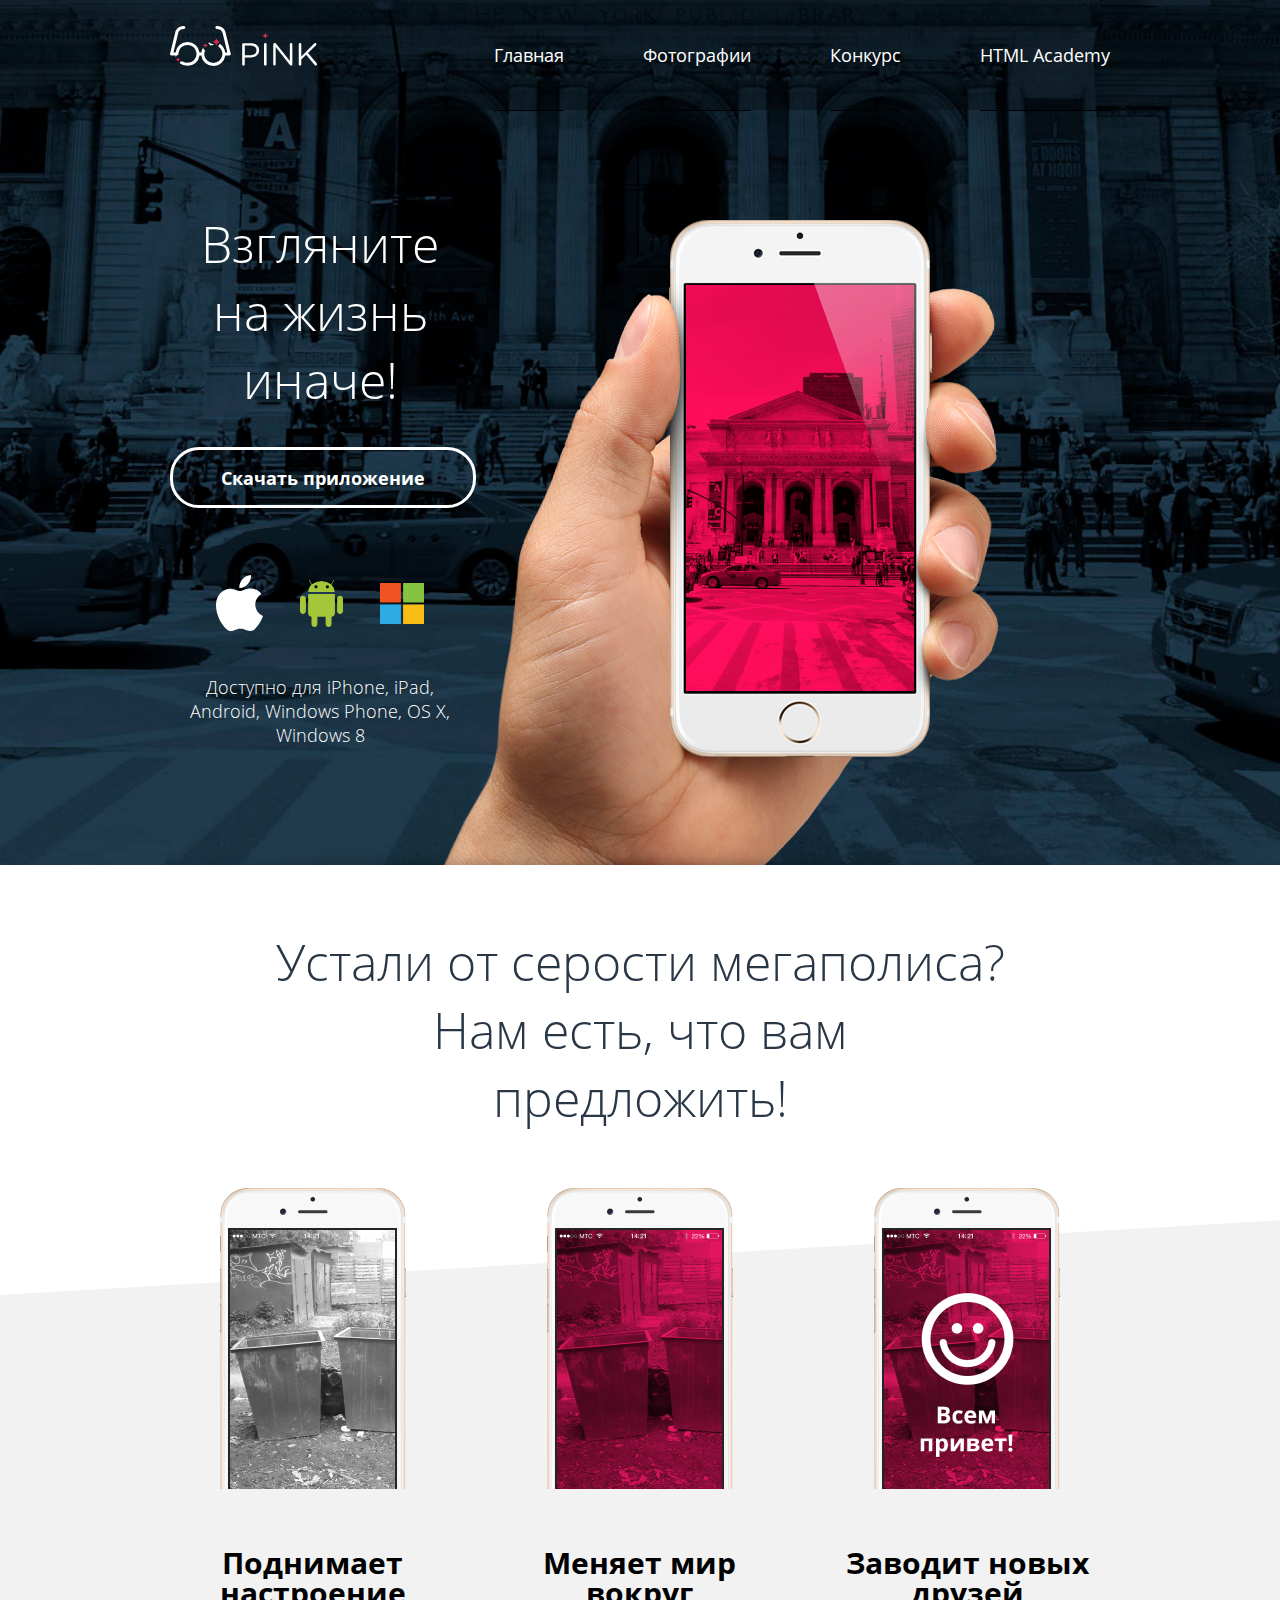
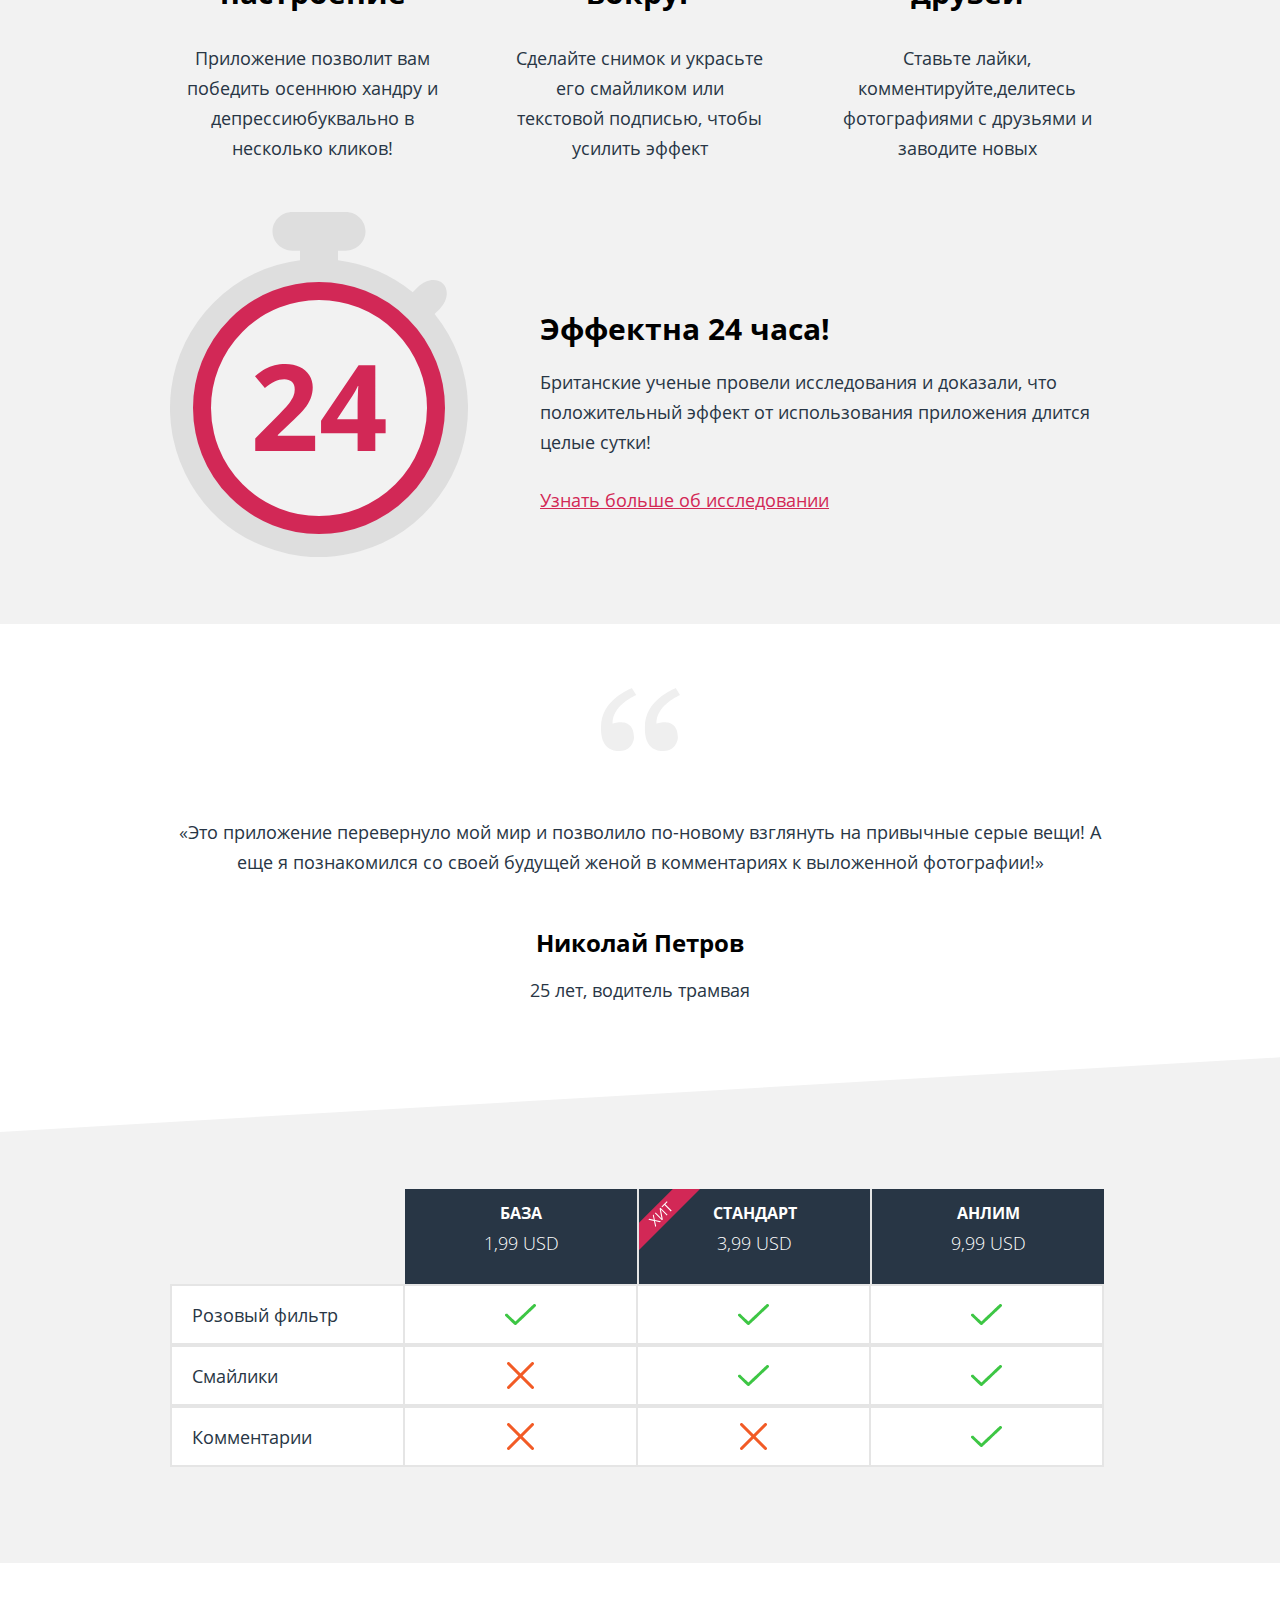
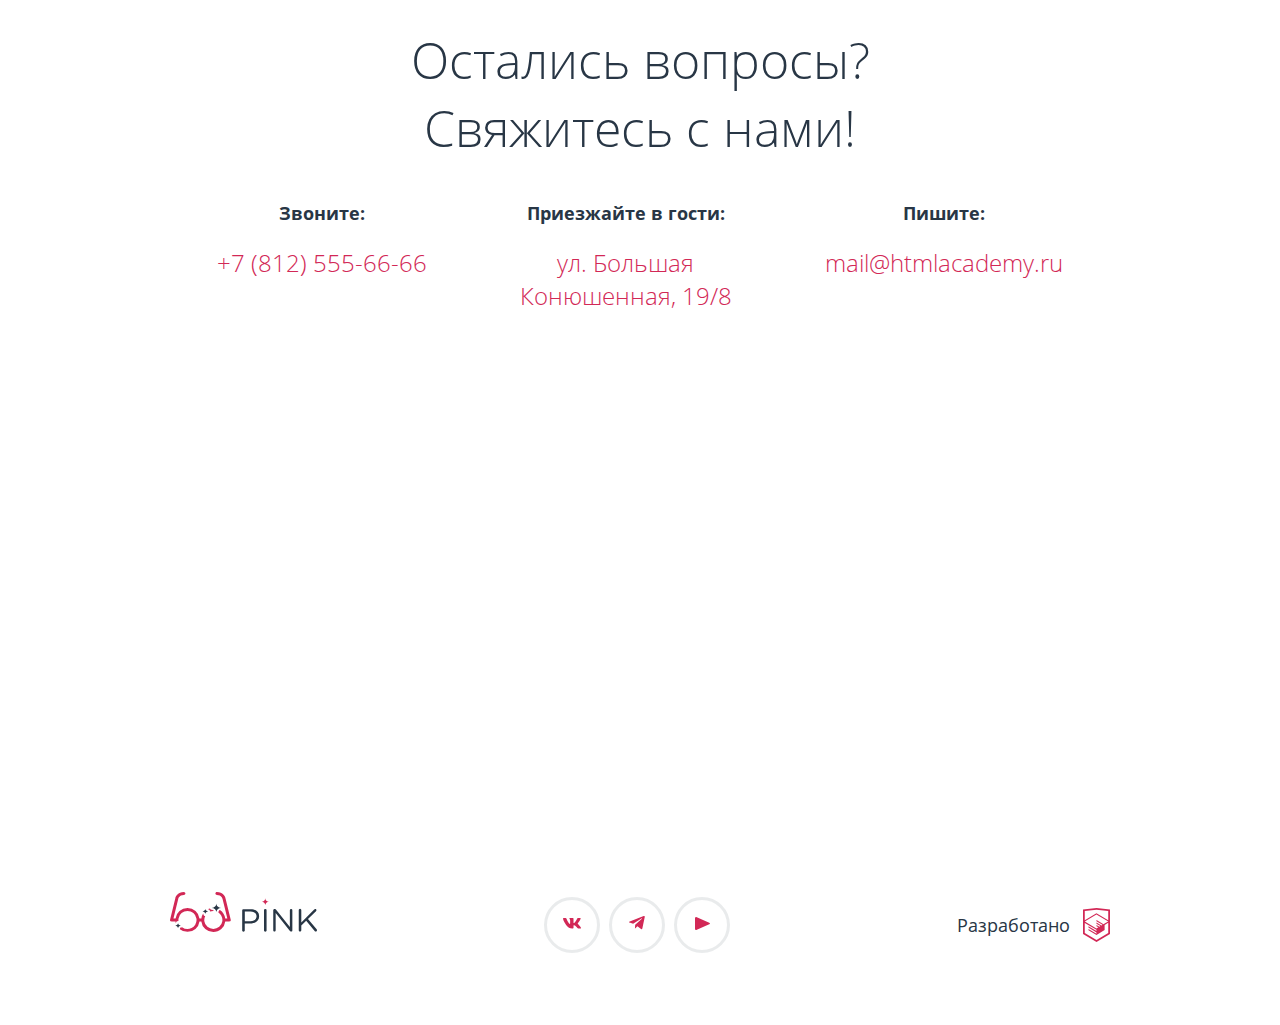
<file: index.html>
<!DOCTYPE html><html class="page" lang="ru"><head><meta charset="utf-8"><meta name="viewport" content="width=device-width,initial-scale=1"><title>HTML Academy: Пинк</title><link rel="icon" href="favicon.ico" type="image/x-icon"><link rel="icon" href="img/favicon/icon.svg" type="image/svg+xml"><link rel="apple-touch-icon" sizes="180x180" href="img/favicon/apple.png"><link rel="manifest" href="manifest.json"><link rel="preload" href="fonts/opensans.woff2" as="font" type="font/woff2" crossorigin="anonymous"><link rel="stylesheet" href="css/style.min.css"></head><!-- .header-main--nojs    класс для навигации без js --><body class="page__body"><header class="header-main header-main--nojs"><nav class="header-main__navigation navigation"><div class="header-main__container"><a class="navigation__logo-link logo-link" href="index.html" aria-label="Главная страница сайта Pink."><svg class="logo-link__small logo-white" width="74" height="23" aria-label="Логотип Pink." focusable="false"><use xlink:href="img/sprite.svg#small"></use></svg> <svg class="logo-link__middle logo-white" width="145" height="40" aria-label="Логотип Pink." focusable="false"><use xlink:href="img/sprite.svg#middle"></use></svg> <svg class="logo-link__xl logo-white" width="147" height="40" aria-label="Логотип Pink." focusable="false"><use xlink:href="img/sprite.svg#xl"></use></svg></a><ul class="navigation__list nav-js"><li class="navigation__item"><a class="navigation__link" href="index.html">Главная</a></li><li class="navigation__item"><a class="navigation__link" href="catalog.html">Фотографии</a></li><li class="navigation__item"><a class="navigation__link" href="form.html">Конкурс</a></li><li class="navigation__item"><a class="navigation__link" href="https://htmlacademy.ru/">HTML Academy</a></li></ul><button class="navigation__toggle toggle toggle-js" type="button"><span class="visually-hidden">Меню.</span></button></div></nav><h1 class="visually-hidden">Фоторедактор PINK.</h1><div class="header-main__apps apps"><div class="apps__container apps__container-intro"><p class="apps__intro">Взгляните на жизнь иначе!</p></div><div class="apps__wrapper"><div class="apps__container"><a href="#" class="apps__link-button button button--primary">Скачать приложение</a><ul class="apps__list apps-listing"><li class="apps__item"><a href="#" class="apps__link"><svg class="apps__icon apps__icon--aple" width="47" height="56" aria-label="Скачать на ios." focusable="false"><use xlink:href="img/sprite.svg#apple"></use></svg></a></li><li class="apps__item"><a href="#" class="apps__link"><svg class="apps__icon" width="43" height="47" aria-label="Скачать на android." focusable="false"><use xlink:href="img/sprite.svg#android"></use></svg></a></li><li class="apps__item"><a href="#" class="apps__link"><svg class="apps__icon" width="44" height="41" aria-label="Скачать на windows." focusable="false"><use xlink:href="img/sprite.svg#microsoft"></use></svg></a></li></ul><p class="apps__info">Доступно для iPhone, iPad, Android, Windows Phone, OS X, Windows 8</p></div></div></div></header><main class="index"><section class="advantages"><h2 class="visually-hidden">Преимущества.</h2><section class="promo"><div class="container"><h2 class="visually-hidden">Акция.</h2><p class="promo__item">Устали от серости мегаполиса?</p><p class="promo__item">Нам есть, что вам<br>предложить!</p></div></section><div class="advantages__wrapper"><div class="container"><div class="advantages__list preference"><div class="preference__item"><div class="preference__wrapper"><h2 class="preference__title">Поднимает настроение</h2><p class="preference__descriprion preference__descriprion--nobr">Приложение позволит вам победить осеннюю хандру и депрессию<br>буквально в несколько кликов!</p></div></div><div class="preference__item preference__item--primary"><div class="preference__wrapper"><h2 class="preference__title">Меняет мир вокруг</h2><p class="preference__descriprion">Сделайте снимок и украсьте его смайликом или текстовой подписью, чтобы усилить эффект</p></div></div><div class="preference__item preference__item--secondary"><div class="preference__wrapper"><h2 class="preference__title">Заводит новых друзей</h2><p class="preference__descriprion preference__descriprion--nobr">Ставьте лайки, комментируйте,<br>делитесь фотографиями с друзьями и заводите новых</p></div></div></div></div></div><div class="advantages-item"><div class="advantages-item__info container"><h3 class="advantages-item__title">Эффект<br>на 24 часа!</h3><p class="advantages-item__text">Британские ученые провели исследования и доказали, что положительный эффект от использования приложения длится целые сутки!</p><a class="advantages-item__link" href="#">Узнать больше об исследовании</a></div></div></section><section class="reviews"><div class="container"><h2 class="visually-hidden">Отзывы.</h2><dl class="reviews__list feedback"><dt class="feedback__name">Николай Петров</dt><dd class="feedback__info">25 лет, водитель трамвая</dd><dd class="feedback__description">«Это приложение перевернуло мой мир и позволило по-новому взглянуть на привычные серые вещи! А еще я познакомился со своей будущей женой в комментариях к выложенной фотографии!»</dd></dl><p class="reviews__toggles list-toggles"><button class="list-toggles__toggle list-toggles__toggle--active" type="button"><span class="visually-hidden">Текущий.</span></button> <button class="list-toggles__toggle" type="button"><span class="visually-hidden">Следующий.</span></button> <button class="list-toggles__toggle" type="button"><span class="visually-hidden">Следующий.</span></button></p></div></section><section class="tariff"><h2 class="visually-hidden">Тарифы.</h2><div class="tariff__wrapper"><div class="tariff__slides"><table class="tariff__table table-cost"><tbody class="table-cost__body"><tr class="table-cost__item"><th class="table-cost__title table-cost__title--hidden"></th><th class="table-cost__title">База<br><span class="table-cost__sum">1,99 USD</span></th><th class="table-cost__title table-cost__title--active">Стандарт<br><span class="table-cost__sum">3,99 USD</span></th><th class="table-cost__title">АНЛИМ<br><span class="table-cost__sum">9,99 USD</span></th></tr><tr class="table-cost__item"><td class="table-cost__cell table-cost__cell--hidden">Розовый фильтр</td><td class="table-cost__cell table-cost__cell--primary">Розовый фильтр</td><td class="table-cost__cell table-cost__cell--primary">Розовый фильтр</td><td class="table-cost__cell table-cost__cell--primary">Розовый фильтр</td></tr><tr class="table-cost__item"><td class="table-cost__cell table-cost__cell--hidden">Смайлики</td><td class="table-cost__cell table-cost__cell--secondary">Смайлики</td><td class="table-cost__cell table-cost__cell--primary">Смайлики</td><td class="table-cost__cell table-cost__cell--primary">Смайлики</td></tr><tr class="table-cost__item"><td class="table-cost__cell table-cost__cell--hidden">Комментарии</td><td class="table-cost__cell table-cost__cell--secondary">Комментарии</td><td class="table-cost__cell table-cost__cell--secondary">Комментарии</td><td class="table-cost__cell table-cost__cell--primary">Комментарии</td></tr></tbody></table></div></div><p class="tariff__toggles list-toggles"><button class="list-toggles__toggle" type="button"><span class="visually-hidden">Текущий.</span></button> <button class="list-toggles__toggle list-toggles__toggle--active" type="button"><span class="visually-hidden">Следующий.</span></button> <button class="list-toggles__toggle" type="button"><span class="visually-hidden">Следующий.</span></button></p></section><section class="contacts"><h2 class="visually-hidden">Блок контактов.</h2><div class="container"><section class="contacts__promo promo"><h2 class="visually-hidden">Наши контакты.</h2><p class="promo__item promo__item--second">Остались вопросы?</p><p class="promo__item">Свяжитесь с нами!</p></section><div class="contacts__wrapper"><div class="contacts__item contact"><span class="contact__definition">Звоните:</span> <a class="contact__link" href="tel:+78125556666">+7 (812) 555-66-66</a></div><div class="contacts__item contact"><span class="contact__definition">Пишите:</span> <a class="contact__link" href="mailto:mail@htmlacademy.ru">mail@htmlacademy.ru</a></div><div class="contacts__item contact"><span class="contact__definition">Приезжайте в гости:</span><address class="contact__address">ул. Большая<br>Конюшенная, 19/8</address></div></div></div><div class="contacts__map map"><iframe class="map__frame" src="https://www.google.com/maps/embed?pb=!1m18!1m12!1m3!1d1998.6037872533273!2d30.320858716096975!3d59.93871648187614!2m3!1f0!2f0!3f0!3m2!1i1024!2i768!4f13.1!3m3!1m2!1s0x4696310fca145cc1%3A0x42b32648d8238007!2z0JHQvtC70YzRiNCw0Y8g0JrQvtC90Y7RiNC10L3QvdCw0Y8g0YPQuy4sIDE5LzgsINCh0LDQvdC60YIt0J_QtdGC0LXRgNCx0YPRgNCzLCAxOTExODY!5e0!3m2!1sru!2sru!4v1648832978723!5m2!1sru!2sru" style="border: 0;" allowfullscreen="" loading="lazy" referrerpolicy="no-referrer-when-downgrade"></iframe></div></section></main><footer class="main-footer"><div class="main-footer__container container"><h2 class="visually-hidden">Мы в соцсети.</h2><a class="main-footer__logo-link footer-logo-link" href="index.html" aria-label="Главная страница сайта Pink."><svg class="footer-logo-link__pink" width="145" height="40" aria-label="Лототип Pink." focusable="false"><use xlink:href="img/sprite.svg#first"></use></svg> <svg class="footer-logo-link__pink footer-logo-link__pink--hidden" width="147" height="40" aria-label="Лототип Pink." focusable="false"><use xlink:href="img/sprite.svg#second"></use></svg></a><ul class="main-footer__socials-list socials-list"><li class="socials-list__item"><a class="socials-list__link" href="https://vk.com/htmlacademy" aria-label="Страница htmlAcademy в Вконтате."><svg class="socials-list__icon icon-vk" width="18" height="18" aria-label="Лототип Вконтате." focusable="false"><use xlink:href="img/sprite.svg#vk"></use></svg></a></li><li class="socials-list__item"><a class="socials-list__link" href="https://t.me/htmlacademy" aria-label="Канал htmlAcademy в Telegram."><svg class="socials-list__icon icon-telegramm" width="18" height="18" aria-label="Лототип Telegram." focusable="false"><use xlink:href="img/sprite.svg#telegramm"></use></svg></a></li><li class="socials-list__item"><a class="socials-list__link" href="https://www.youtube.com/user/htmlacademyru" aria-label="Канал htmlAcademy в Youtube."><svg class="socials-list__icon icon-youtube" width="18" height="18" aria-label="Лототип Youtube." focusable="false"><use xlink:href="img/sprite.svg#youtube"></use></svg></a></li></ul><div class="copyright"><a class="copyright__link academy-link" href="https://htmlacademy.ru/intensive/adaptive" aria-label="Cайт Html Academy."><span class="copyright__definition">Разработано</span> <svg class="copyright__logo academy-logo" width="27" height="34" aria-label="Логотип htmlAcademy." focusable="false"><use xlink:href="img/sprite.svg#html"></use></svg></a></div></div></footer><script src="js/toggle.js"></script></body></html>
</file>
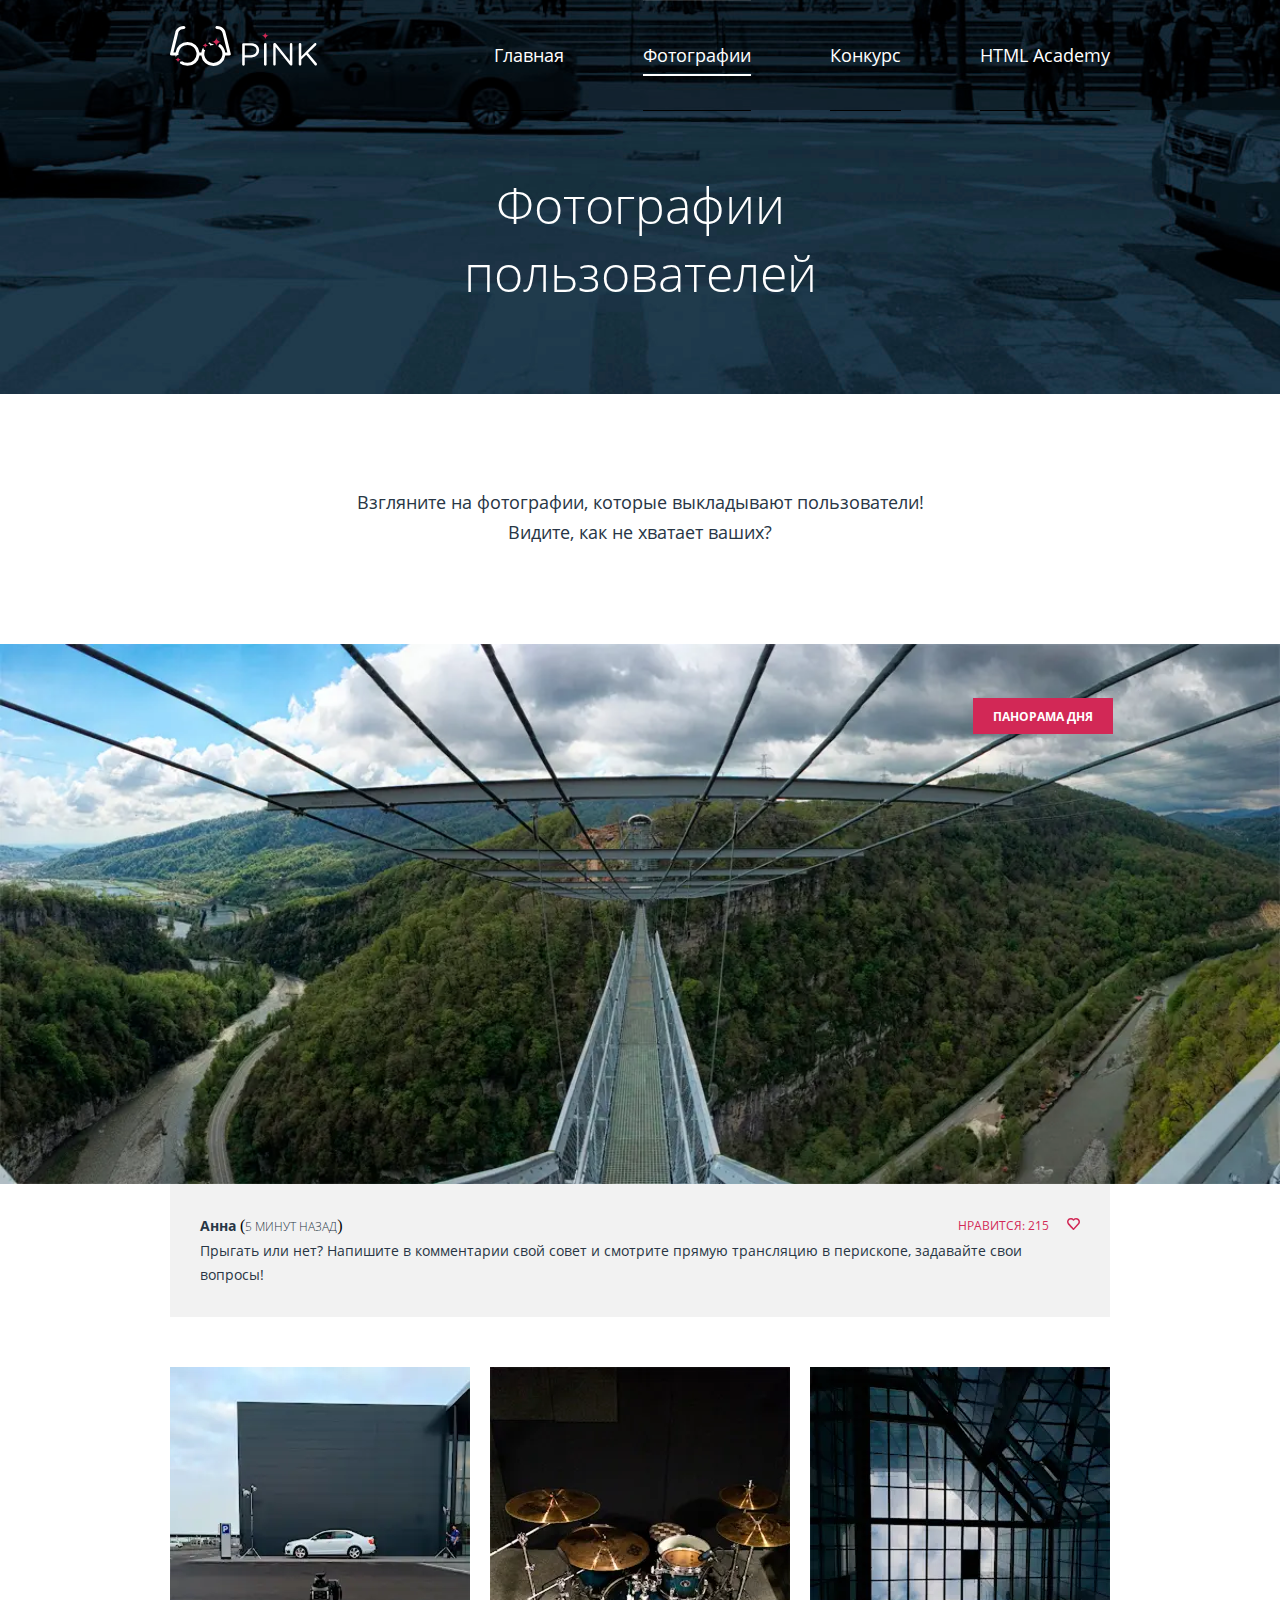
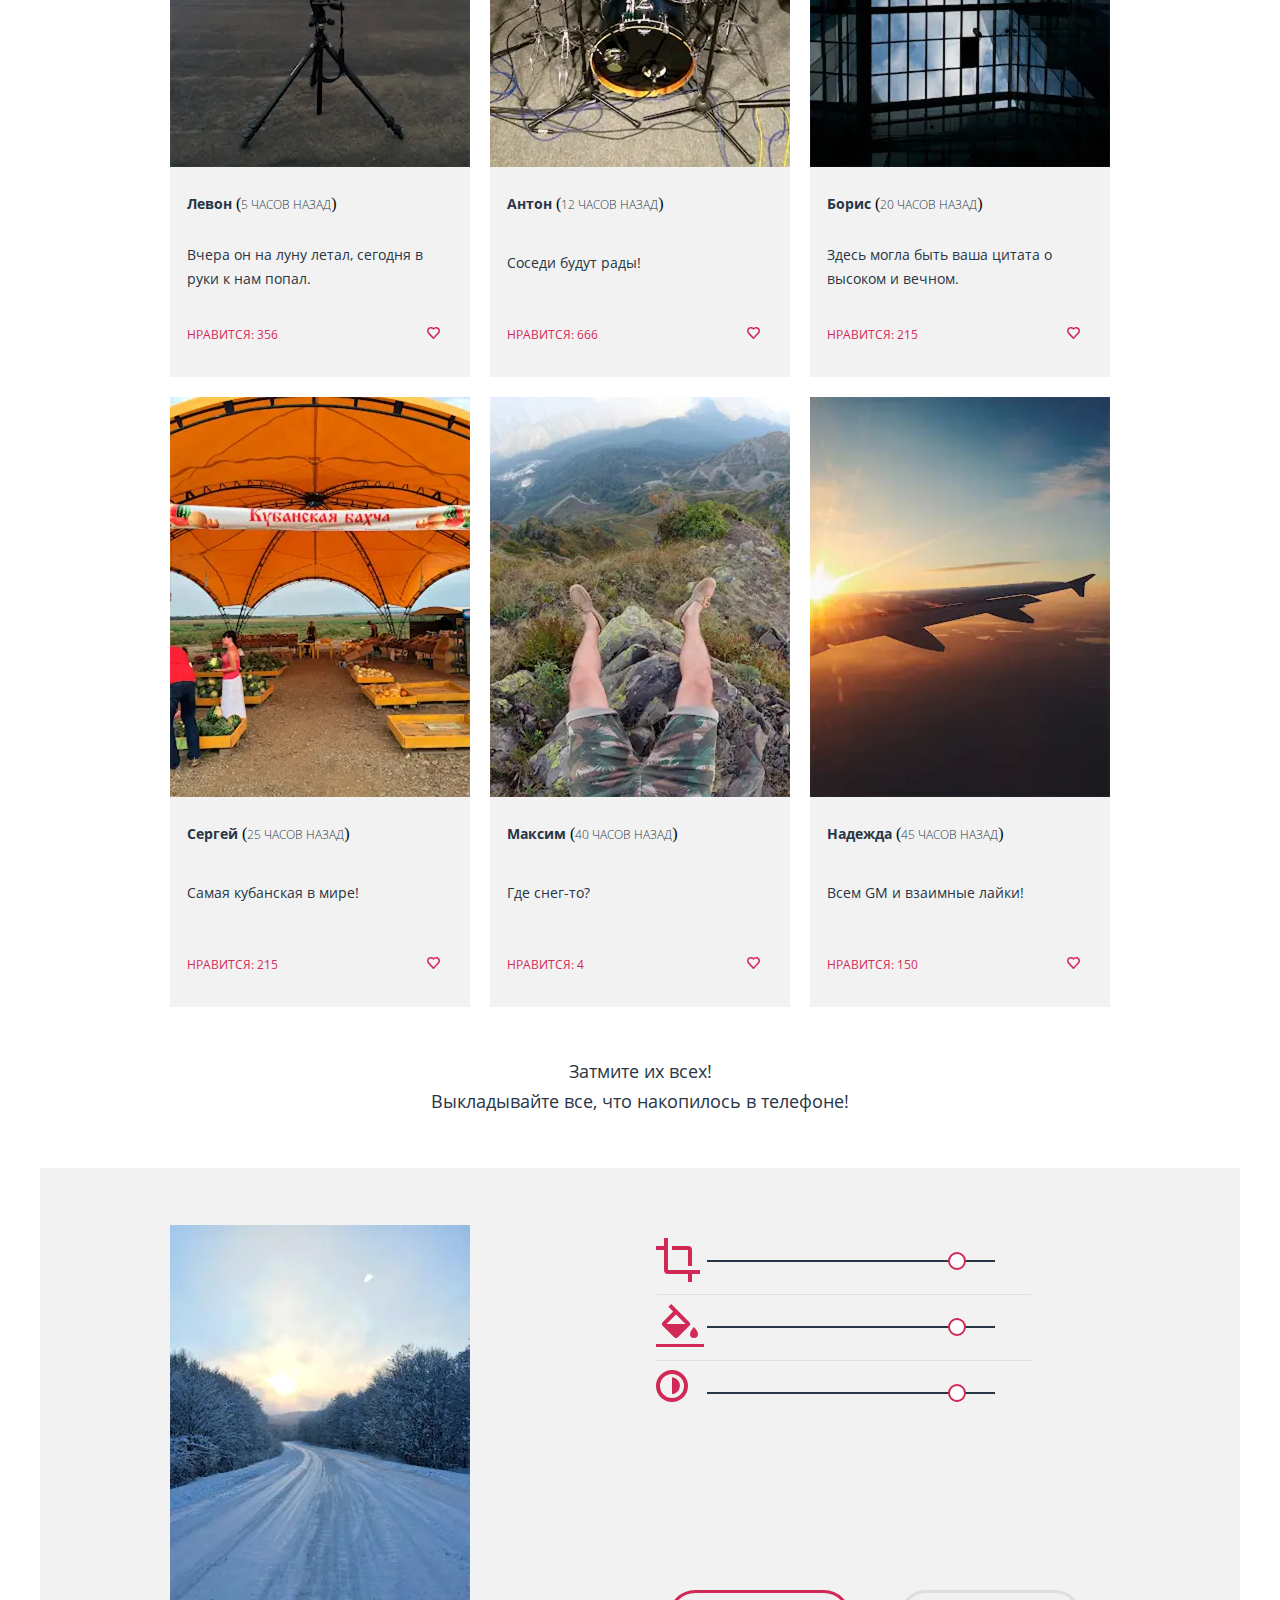
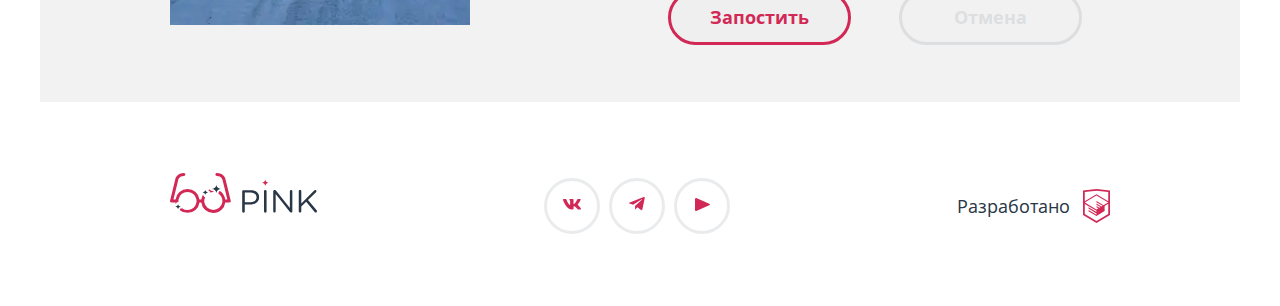
<file: catalog.html>
<!DOCTYPE html><html class="page" lang="ru"><head><meta charset="utf-8"><meta name="viewport" content="width=device-width,initial-scale=1"><title>HTML Academy: Пинк</title><link rel="icon" href="favicon.ico" type="image/x-icon"><link rel="icon" href="img/favicon/icon.svg" type="image/svg+xml"><link rel="apple-touch-icon" sizes="180x180" href="img/favicon/apple.png"><link rel="manifest" href="manifest.json"><link rel="preload" href="fonts/opensans.woff2" as="font" type="font/woff2" crossorigin="anonymous"><link rel="stylesheet" href="css/style.min.css"></head><body class="page__body"><header class="header-main header-main--inner--catalog header-main--nojs"><nav class="header-main__navigation navigation"><div class="header-main__container"><a class="navigation__logo-link logo-link" href="index.html"><svg class="logo-link__small logo-white" width="74" height="23"><use xlink:href="img/sprite.svg#small"></use></svg> <svg class="logo-link__middle logo-white" width="145" height="40"><use xlink:href="img/sprite.svg#middle"></use></svg> <svg class="logo-link__xl logo-white" width="147" height="40"><use xlink:href="img/sprite.svg#xl"></use></svg></a><ul class="navigation__list nav-js"><li class="navigation__item"><a class="navigation__link" href="index.html">Главная</a></li><li class="navigation__item navigation__item--curent"><a class="navigation__link navigation__link--current" href="catalog.html">Фотографии</a></li><li class="navigation__item"><a class="navigation__link" href="form.html">Конкурс</a></li><li class="navigation__item"><a class="navigation__link" href="https://htmlacademy.ru/">HTML Academy</a></li></ul><button class="navigation__toggle toggle toggle-js" type="button"><span class="visually-hidden">Меню.</span></button></div></nav><section class="main-title"><div class="container"><h1 class="main-title__text">Фотографии<br>пользователей</h1></div></section></header><main class="catalog-index"><section class="photogallery"><h2 class="visually-hidden">Фотографии пользователей.</h2><div class="photogallery__intro intro container"><p class="intro__promo">Взгляните на фотографии, которые выкладывают пользователи!</p><p class="intro__promo">Видите, как не хватает ваших?</p></div><div class="photogallery__list photo-list"><article class="photo-list__item photo-list__item--size-xl"><picture><source media="(min-width: 1200px)" srcset="img/gallery/panorama-desktop.webp, img/gallery/panorama-desktop@2x.webp 2x" type="image/webp" loading="lazy"><source media="(min-width: 1200px)" srcset="img/gallery/panorama-desktop.jpg, img/gallery/panorama-desktop@2x.jpg 2x"><source media="(min-width: 660px)" srcset="img/gallery/panorama-tablet.webp, img/gallery/panorama-tablet@2x.webp 2x" type="image/webp"><source media="(min-width: 660px)" srcset="img/gallery/panorama-tablet.jpg, img/gallery/panorama-tablet@2x.jpg 2x"><source srcset="img/gallery/panorama-tablet.webp, img/gallery/panorama-tablet@2x.webp 2x" type="image/webp"><img class="photogallery__image photogallery__image--primary" src="img/gallery/panorama-tablet.jpg" srcset="img/gallery/panorama-tablet@2x.jpg 2x" loading="lazy" alt="Панорама с моста над пропастью."></picture><div class="photo-list__wrapper photo-list__wrapper--size-xl container"><p class="photo-list__writers photo-list__writers--size-xl"><cite class="photo-list__author">Анна</cite> (<time class="photo-list__list" datetime="2011-11-18T15:00-08:00">5 минут назад</time>)</p><p class="photo-list__comments photo-list__comments--size-xl">Прыгать или нет? Напишите в комментарии свой совет и смотрите прямую трансляцию в перископе, задавайте свои вопросы!</p><p class="photo-list__stats photo-list__stats--size-xl"><span class="photo-list__heart"><svg class="photo-list__icon" width="13" height="12"><use xlink:href="img/sprite.svg#heart"></use></svg> </span><span class="photo-list__likes">Нравится: 215</span></p></div></article><div class="photo-list__container container"><article class="photo-list__item"><picture><source media="(min-width: 1200px)" srcset="img/gallery/photo-1-desktop.webp, img/gallery/photo-1-desktop@2x.webp 2x" type="image/webp" loading="lazy"><source media="(min-width: 1200px)" srcset="img/gallery/photo-1-desktop.jpg, img/gallery/photo-1-desktop@2x.jpg 2x"><source media="(min-width: 660px)" srcset="img/gallery/photo-1-tablet.webp, img/gallery/photo-1-tablet@2x.webp 2x" type="image/webp"><source media="(min-width: 660px)" srcset="img/gallery/photo-1-tablet.jpg, img/gallery/photo-1-tablet@2x.jpg 2x"><source srcset="img/gallery/photo-1.webp, img/gallery/photo-1@2x.webp 2x" type="image/webp"><img class="photogallery__image" src="img/gallery/photo-1.jpg" srcset="img/gallery/photo-1@2x.jpg 2x" loading="lazy" alt="Фотография съёмок автомобиля."></picture><div class="photo-list__wrapper"><p class="photo-list__writers"><cite class="photo-list__author">Левон</cite> (<time class="photo-list__list" datetime="2011-11-18T15:00-08:00">5 часов назад</time>)</p><p class="photo-list__comments">Вчера он на луну летал, сегодня в руки к нам попал.</p><p class="photo-list__stats"><span class="photo-list__heart"><svg class="photo-list__icon" width="13" height="12"><use xlink:href="img/sprite.svg#heart"></use></svg> </span><span class="photo-list__likes">Нравится: 356</span></p></div></article><article class="photo-list__item"><picture><source media="(min-width: 1200px)" srcset="img/gallery/photo-2-desktop.webp, img/gallery/photo-2-desktop@2x.webp 2x" type="image/webp" loading="lazy"><source media="(min-width: 1200px)" srcset="img/gallery/photo-2-desktop.jpg, img/gallery/photo-2-desktop@2x.jpg 2x"><source media="(min-width: 660px)" srcset="img/gallery/photo-2-tablet.webp, img/gallery/photo-2-tablet@2x.webp 2x" type="image/webp"><source media="(min-width: 660px)" srcset="img/gallery/photo-2-tablet.jpg, img/gallery/photo-2-tablet@2x.jpg 2x"><source srcset="img/gallery/photo-2.webp, img/gallery/photo-2@2x.webp 2x" type="image/webp"><img class="photogallery__image" src="img/gallery/photo-2.jpg" srcset="img/gallery/photo-2@2x.jpg 2x" loading="lazy" alt="Фотография барабаной установки."></picture><div class="photo-list__wrapper"><p class="photo-list__writers"><cite class="photo-list__author">Антон</cite> (<time class="photo-list__list" datetime="2011-11-18T15:00-08:00">12 часов назад</time>)</p><p class="photo-list__comments">Соседи будут рады!</p><p class="photo-list__stats"><span class="photo-list__heart"><svg class="photo-list__icon" width="13" height="12"><use xlink:href="img/sprite.svg#heart"></use></svg> </span><span class="photo-list__likes">Нравится: 666</span></p></div></article><article class="photo-list__item"><picture><source media="(min-width: 1200px)" srcset="img/gallery/photo-3-desktop.webp, img/gallery/photo-3-desktop@2x.webp 2x" type="image/webp" loading="lazy"><source media="(min-width: 1200px)" srcset="img/gallery/photo-3-desktop.jpg, img/gallery/photo-3-desktop@2x.jpg 2x"><source media="(min-width: 660px)" srcset="img/gallery/photo-3-tablet.webp, img/gallery/photo-3-tablet@2x.webp 2x" type="image/webp"><source media="(min-width: 660px)" srcset="img/gallery/photo-3-tablet.jpg, img/gallery/photo-3-tablet@2x.jpg 2x"><source srcset="img/gallery/photo-3.webp, img/gallery/photo-3@2x.webp 2x" type="image/webp"><img class="photogallery__image" src="img/gallery/photo-3.jpg" srcset="img/gallery/photo-3@2x.jpg 2x" loading="lazy" alt="Фотография небоскрёбов."></picture><div class="photo-list__wrapper"><p class="photo-list__writers"><cite class="photo-list__author">Борис</cite> (<time class="photo-list__list" datetime="2011-11-18T15:00-08:00">20 часов назад</time>)</p><p class="photo-list__comments">Здесь могла быть ваша цитата о высоком и вечном.</p><p class="photo-list__stats"><span class="photo-list__heart"><svg class="photo-list__icon" width="13" height="12"><use xlink:href="img/sprite.svg#heart"></use></svg> </span><span class="photo-list__likes">Нравится: 215</span></p></div></article><article class="photo-list__item"><picture><source media="(min-width: 1200px)" srcset="img/gallery/photo-4-desktop.webp, img/gallery/photo-4-desktop@2x.webp 2x" type="image/webp" loading="lazy"><source media="(min-width: 1200px)" srcset="img/gallery/photo-4-desktop.jpg, img/gallery/photo-4-desktop@2x.jpg 2x"><source media="(min-width: 660px)" srcset="img/gallery/photo-4-tablet.webp, img/gallery/photo-4-tablet@2x.webp 2x" type="image/webp"><source media="(min-width: 660px)" srcset="img/gallery/photo-4-tablet.jpg, img/gallery/photo-4-tablet@2x.jpg 2x"><source srcset="img/gallery/photo-4.webp, img/gallery/photo-4@2x.webp 2x" type="image/webp"><img class="photogallery__image" src="img/gallery/photo-4.jpg" srcset="img/gallery/photo-4@2x.jpg 2x" loading="lazy" alt="Фотография ярмарки Кубанская бахча."></picture><div class="photo-list__wrapper"><p class="photo-list__writers"><cite class="photo-list__author">Сергей</cite> (<time class="photo-list__list" datetime="2011-11-18T15:00-08:00">25 часов назад</time>)</p><p class="photo-list__comments">Самая кубанская в мире!</p><p class="photo-list__stats"><span class="photo-list__heart"><svg class="photo-list__icon" width="13" height="12"><use xlink:href="img/sprite.svg#heart"></use></svg> </span><span class="photo-list__likes">Нравится: 215</span></p></div></article><article class="photo-list__item"><picture><source media="(min-width: 1200px)" srcset="img/gallery/photo-5-desktop.webp, img/gallery/photo-5-desktop@2x.webp 2x" type="image/webp" loading="lazy"><source media="(min-width: 1200px)" srcset="img/gallery/photo-5-desktop.jpg, img/gallery/photo-5-desktop@2x.jpg 2x"><source media="(min-width: 660px)" srcset="img/gallery/photo-5-tablet.webp, img/gallery/photo-5-tablet@2x.webp 2x" type="image/webp"><source media="(min-width: 660px)" srcset="img/gallery/photo-5-tablet.jpg, img/gallery/photo-5-tablet@2x.jpg 2x"><source srcset="img/gallery/photo-5.webp, img/gallery/photo-5@2x.webp 2x" type="image/webp"><img class="photogallery__image" src="img/gallery/photo-5.jpg" srcset="img/gallery/photo-5@2x.jpg 2x" loading="lazy" alt="Фотография вида с уступа."></picture><div class="photo-list__wrapper"><p class="photo-list__writers"><cite class="photo-list__author">Максим</cite> (<time class="photo-list__list" datetime="2011-11-18T15:00-08:00">40 часов назад</time>)</p><p class="photo-list__comments">Где снег-то?</p><p class="photo-list__stats"><span class="photo-list__heart"><svg class="photo-list__icon" width="13" height="12"><use xlink:href="img/sprite.svg#heart"></use></svg> </span><span class="photo-list__likes">Нравится: 4</span></p></div></article><article class="photo-list__item"><picture><source media="(min-width: 1200px)" srcset="img/gallery/photo-6-desktop.webp, img/gallery/photo-6-desktop@2x.webp 2x" type="image/webp" loading="lazy"><source media="(min-width: 1200px)" srcset="img/gallery/photo-6-desktop.jpg, img/gallery/photo-6-desktop@2x.jpg 2x"><source media="(min-width: 660px)" srcset="img/gallery/photo-6-tablet.webp, img/gallery/photo-6-tablet@2x.webp 2x" type="image/webp"><source media="(min-width: 660px)" srcset="img/gallery/photo-6-tablet.jpg, img/gallery/photo-6-tablet@2x.jpg 2x"><source srcset="img/gallery/photo-6.webp, img/gallery/photo-6@2x.webp 2x" type="image/webp"><img class="photogallery__image" src="img/gallery/photo-6.jpg" srcset="img/gallery/photo-6@2x.jpg 2x" loading="lazy" alt="Фотография крыла самолёта."></picture><div class="photo-list__wrapper"><p class="photo-list__writers"><cite class="photo-list__author">Надежда</cite> (<time class="photo-list__list" datetime="2011-11-18T15:00-08:00">45 часов назад</time>)</p><p class="photo-list__comments">Всем GM и взаимные лайки!</p><p class="photo-list__stats"><span class="photo-list__heart"><svg class="photo-list__icon" width="13" height="12"><use xlink:href="img/sprite.svg#heart"></use></svg> </span><span class="photo-list__likes">Нравится: 150</span></p></div></article></div></div></section><section class="upload"><h2 class="visually-hidden">Блок загрузки.</h2><div class="container"><div class="upload__intro intro"><p class="intro__promo intro__promo--secondary">Затмите их всех!</p><p class="intro__promo intro__promo--secondary">Выкладывайте все, что накопилось в телефоне!</p></div></div><form class="upload__form form-upload" action="https://echo.htmlacademy.ru" method="post"><div class="form-upload__container container"><div class="form-upload__frame"><input class="form-upload__input visually-hidden" type="file" name="load-file" id="load-file"><picture><source media="(min-width: 660px)" srcset="img/gallery/photo-7-tablet.webp, img/gallery/photo-7-tablet@2x.webp 2x" type="image/webp"><source media="(min-width: 660px)" srcset="img/gallery/photo-7-tablet.jpg, img/gallery/photo-7-tablet@2x.jpg 2x"><source srcset="img/gallery/photo-7.webp, img/gallery/photo-7@2x.webp 2x" type="image/webp"><img class="form-upload__image" src="img/gallery/photo-7.jpg" srcset="img/gallery/photo-7@2x.jpg 2x" loading="lazy" alt="Фотография зимней дороги."></picture></div><div class="form-upload__wrapper"><div class="form-upload__tools tools-list"><button class="tools-list__item tools-list__item--active" type="button" aria-label="Кадрирование."><svg class="tools-list__icon" width="44" height="44" aria-hidden="true" focusable="false"><use xlink:href="img/sprite.svg#crop"></use></svg></button> <button class="tools-list__item" type="button" aria-label="Заливка."><svg class="tools-list__icon" width="48" height="43" aria-hidden="true" focusable="false"><use xlink:href="img/sprite.svg#fill"></use></svg></button> <button class="tools-list__item" type="button" aria-label="Контраст."><svg class="tools-list__icon" width="32" height="32" aria-hidden="true" focusable="false"><use xlink:href="img/sprite.svg#contrast"></use></svg></button></div><div class="form-upload__tools scale-list"><div class="form-upload__scale scale"><div class="scale__control"></div></div><div class="form-upload__scale scale scale--primary"><div class="scale__control"></div></div><div class="form-upload__scale scale scale--secondary"><div class="scale__control"></div></div></div></div><div class="form-upload__buttons"><button class="form-upload__button button button--acept" type="submit">Запостить</button> <button class="form-upload__button button button--cancel" type="reset">Отмена</button></div></div></form></section></main><footer class="main-footer"><div class="main-footer__container container"><h2 class="visually-hidden">Мы в соцсети.</h2><a class="main-footer__logo-link footer-logo-link" href="index.html"><svg class="footer-logo-link__pink" width="145" height="40"><use xlink:href="img/sprite.svg#first"></use></svg> <svg class="footer-logo-link__pink footer-logo-link__pink--hidden" width="147" height="40"><use xlink:href="img/sprite.svg#second"></use></svg></a><ul class="main-footer__socials-list socials-list"><li class="socials-list__item"><a class="socials-list__link" href="https://vk.com/htmlacademy"><svg class="socials-list__icon icon-vk" width="18" height="18"><use xlink:href="img/sprite.svg#vk"></use></svg></a></li><li class="socials-list__item"><a class="socials-list__link" href="https://t.me/htmlacademy"><svg class="socials-list__icon icon-telegramm" width="18" height="18"><use xlink:href="img/sprite.svg#telegramm"></use></svg></a></li><li class="socials-list__item"><a class="socials-list__link" href="https://www.youtube.com/user/htmlacademyru"><svg class="socials-list__icon icon-youtube" width="18" height="18"><use xlink:href="img/sprite.svg#youtube"></use></svg></a></li></ul><div class="copyright"><a class="copyright__link academy-link" href="https://htmlacademy.ru/intensive/adaptive"><span class="copyright__definition">Разработано</span> <svg class="copyright__logo academy-logo" width="27" height="34"><use xlink:href="img/sprite.svg#html"></use></svg></a></div></div></footer><script src="js/toggle.js"></script></body></html>
</file>
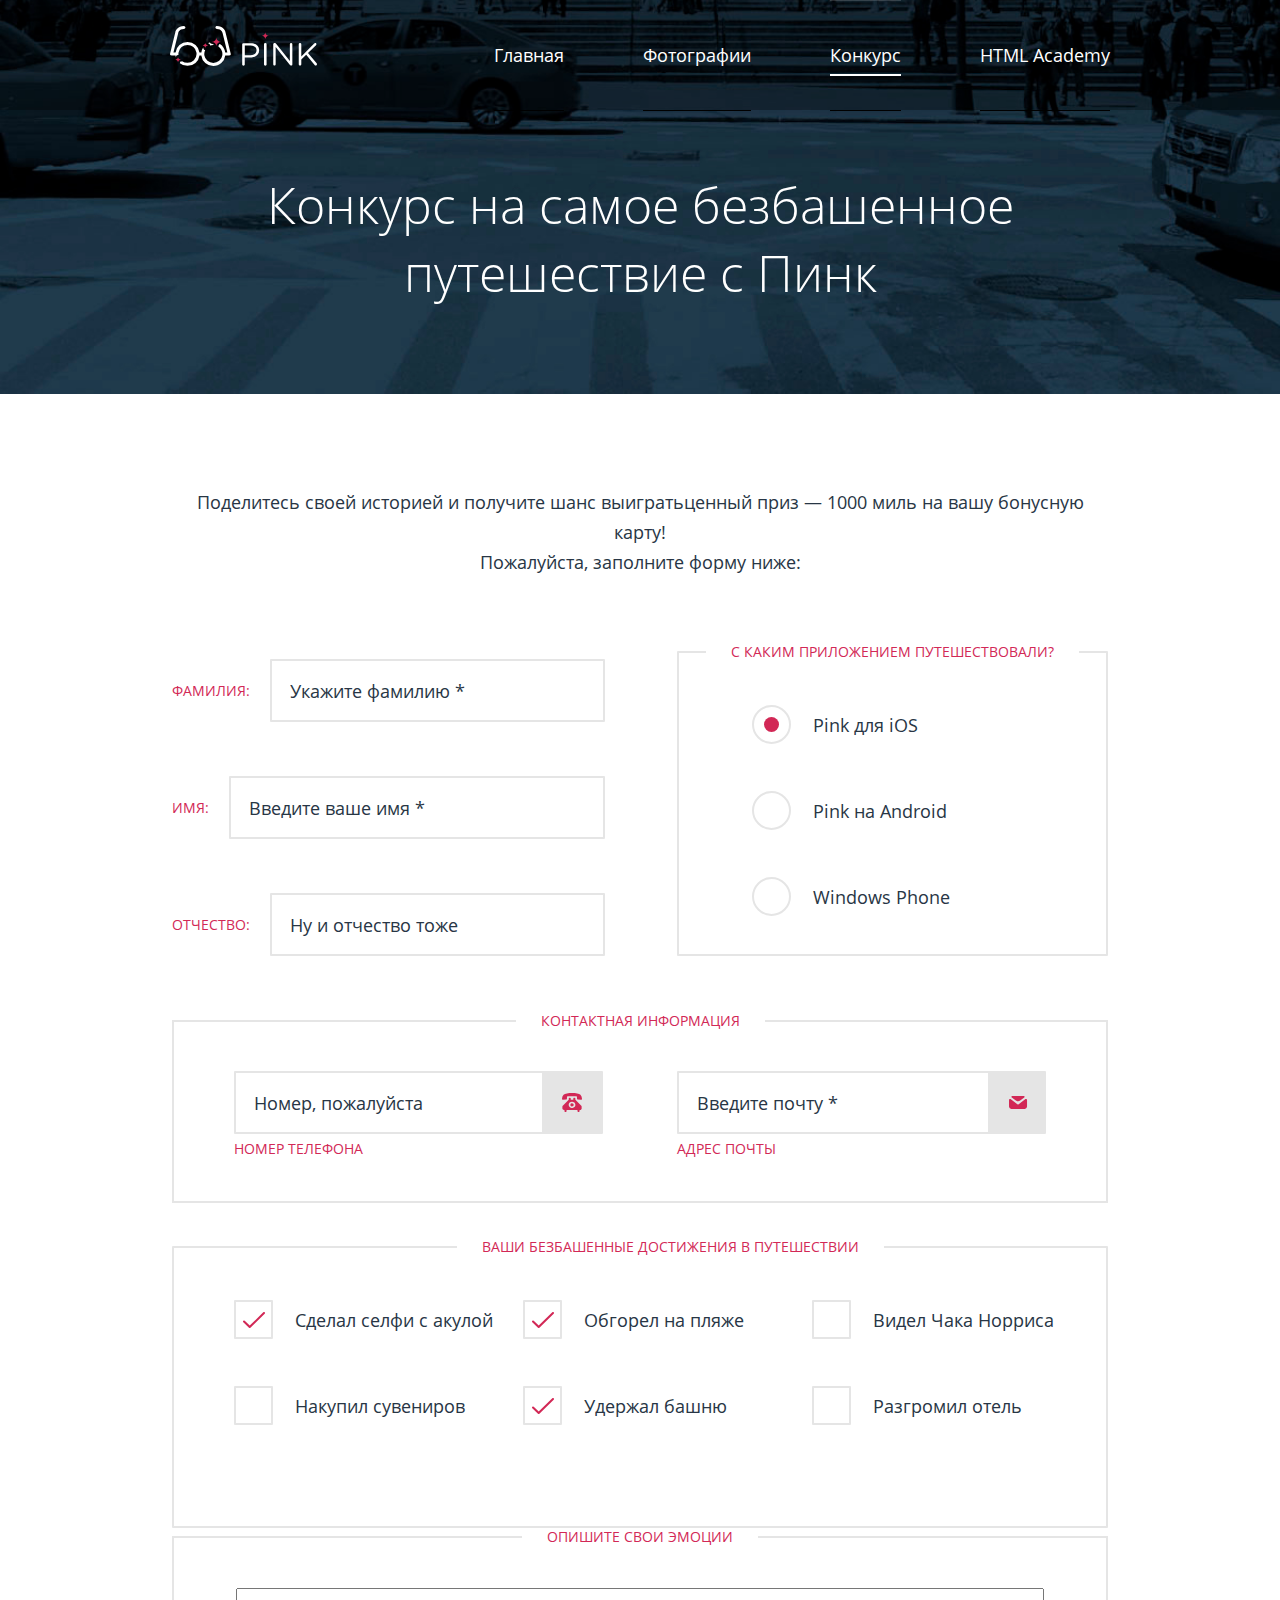
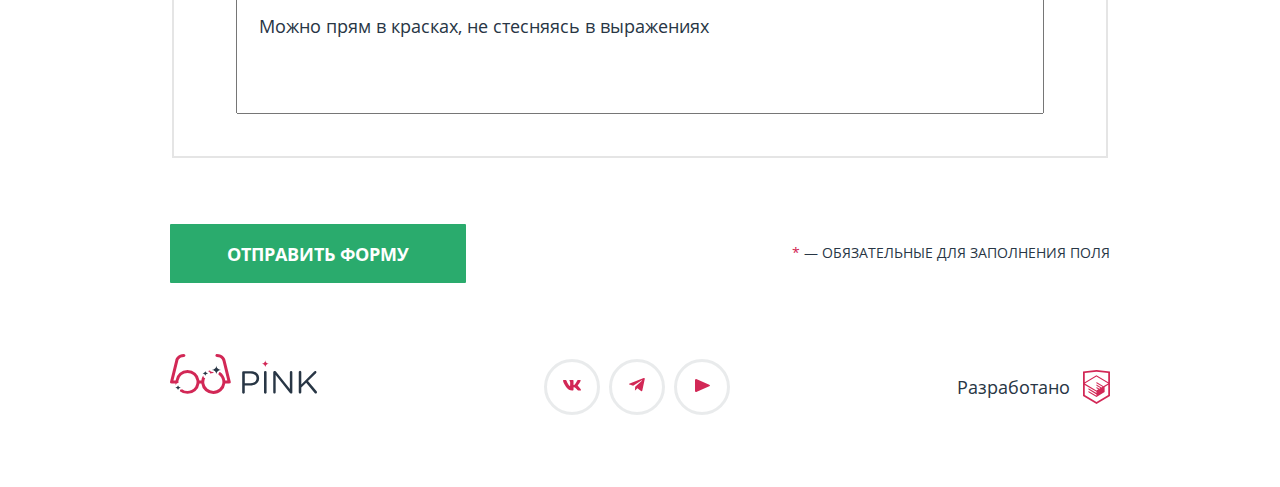
<file: form.html>
<!DOCTYPE html><html class="page" lang="ru"><head><meta charset="utf-8"><meta name="viewport" content="width=device-width,initial-scale=1"><title>HTML Academy: Пинк</title><link rel="icon" href="favicon.ico" type="image/x-icon"><link rel="icon" href="img/favicon/icon.svg" type="image/svg+xml"><link rel="apple-touch-icon" sizes="180x180" href="img/favicon/apple.png"><link rel="manifest" href="manifest.json"><link rel="preload" href="fonts/opensans.woff2" as="font" type="font/woff2" crossorigin="anonymous"><link rel="stylesheet" href="css/style.min.css"></head><body class="page__body"><header class="header-main header-main--inner--catalog header-main--nojs"><nav class="header-main__navigation navigation"><div class="header-main__container"><a class="navigation__logo-link logo-link" href="index.html"><svg class="logo-link__small logo-white" width="74" height="23"><use xlink:href="img/sprite.svg#small"></use></svg> <svg class="logo-link__middle logo-white" width="145" height="40"><use xlink:href="img/sprite.svg#middle"></use></svg> <svg class="logo-link__xl logo-white" width="147" height="40"><use xlink:href="img/sprite.svg#xl"></use></svg></a><ul class="navigation__list nav-js"><li class="navigation__item"><a class="navigation__link" href="index.html">Главная</a></li><li class="navigation__item"><a class="navigation__link" href="catalog.html">Фотографии</a></li><li class="navigation__item navigation__item--curent"><a class="navigation__link navigation__link--current" href="form.html">Конкурс</a></li><li class="navigation__item"><a class="navigation__link" href="https://htmlacademy.ru/">HTML Academy</a></li></ul><button class="navigation__toggle toggle toggle-js" type="button"><span class="visually-hidden">Меню.</span></button></div></nav><section class="main-title"><div class="container"><h1 class="main-title__text">Конкурс на самое безбашенное путешествие с Пинк</h1></div></section></header><main class="form-index"><section class="questionnaire"><h2 class="visually-hidden">Форма заявки на участие в конкурсе.</h2><div class="container"><div class="questionnaire__intro intro"><p class="intro__promo intro__promo--nohidden">Поделитесь своей историей и получите шанс выиграть<br>ценный приз — 1000 миль на вашу бонусную карту!</p><p class="intro__promo intro__promo--hidden intro__promo--form">Пожалуйста, заполните форму ниже:</p></div></div><form class="questionnaire__form form" action="https://echo.htmlacademy.ru" method="post"><fieldset class="form__group"><legend class="form__title visually-hidden">ФИО участника.</legend><p class="form__person-data person-data"><label class="person-data__name" for="surname">Фамилия:</label> <input class="person-data__input" type="text" name="surname" id="surname" value="Укажите фамилию *"></p><p class="form__person-data person-data"><label class="person-data__name" for="name">Имя:</label> <input class="person-data__input" type="text" name="name" id="name" value="Введите ваше имя *"></p><p class="form__person-data person-data person-data--nomargin"><label class="person-data__name" for="second-name">Отчество:</label> <input class="person-data__input" type="text" name="second-name" id="second-name" value="Ну и отчество тоже"></p></fieldset><fieldset class="form__group form__group--second form__group--box"><legend class="form__title form__title--second">Ваши безбашенные достижения в путешествии</legend><p class="form__title-hiden">Ваши безбашенные<br>достижения в путешествии</p><ul class="form__list control-list control-list--box"><li class="control-list__item"><label class="control-list__control" for="selfi"><input class="control-list__check visually-hidden" type="checkbox" name="selfi" id="selfi" checked="checked"> <span class="control-list__mark"></span> <span class="control-list__name">Сделал селфи с акулой</span></label></li><li class="control-list__item"><label class="control-list__control" for="fire"><input class="control-list__check visually-hidden" type="checkbox" name="fire" id="fire" checked="checked"> <span class="control-list__mark"></span> <span class="control-list__name">Обгорел на пляже</span></label></li><li class="control-list__item"><label class="control-list__control" for="see"><input class="control-list__check visually-hidden" type="checkbox" name="see" id="see"> <span class="control-list__mark"></span> <span class="control-list__name">Видел Чака Норриса</span></label></li><li class="control-list__item"><label class="control-list__control" for="buy"><input class="control-list__check visually-hidden" type="checkbox" name="buy" id="buy"> <span class="control-list__mark"></span> <span class="control-list__name">Накупил сувениров</span></label></li><li class="control-list__item"><label class="control-list__control" for="save"><input class="control-list__check visually-hidden" type="checkbox" name="save" id="save" checked="checked"> <span class="control-list__mark"></span> <span class="control-list__name">Удержал башню</span></label></li><li class="control-list__item"><label class="control-list__control" for="destroyed"><input class="control-list__check visually-hidden" type="checkbox" name="destroyed" id="destroyed"> <span class="control-list__mark"></span> <span class="control-list__name">Разгромил отель</span></label></li></ul></fieldset><fieldset class="form__group form__group--third"><legend class="form__title form__title--third">Контактная информация</legend><p class="form__person-data person-data person-data--third"><label class="person-data__name" for="phone">Номер телефона</label> <input class="person-data__input person-data__input--third--tel" type="tel" name="phone" id="phone" value="Номер, пожалуйста" required></p><p class="form__person-data person-data person-data--third"><label class="person-data__name" for="mail">Адрес почты</label> <input class="person-data__input person-data__input--third--mail" type="text" name="mail" id="mail" value="Введите почту *" required></p></fieldset><fieldset class="form__group form__group--second form__group--second--radio"><legend class="form__title form__title--second">С каким приложением путешествовали?</legend><p class="form__title-hiden">С каким приложением<br>путешествовали?</p><ul class="form__list control-list"><li class="control-list__item"><label class="control-list__control" for="ios"><input class="control-list__radio visually-hidden" type="radio" name="platform" value="ios" id="ios" checked="checked"> <span class="control-list__mark control-list__mark--radio"></span> <span class="control-list__name">Pink для iOS</span></label></li><li class="control-list__item"><label class="control-list__control" for="android"><input class="control-list__radio visually-hidden" type="radio" name="platform" value="android" id="android"> <span class="control-list__mark control-list__mark--radio"></span> <span class="control-list__name">Pink на Android</span></label></li><li class="control-list__item"><label class="control-list__control" for="windows"><input class="control-list__radio visually-hidden" type="radio" name="platform" value="windows" id="windows"> <span class="control-list__mark control-list__mark--radio"></span> <span class="control-list__name">Windows Phone</span></label></li></ul></fieldset><fieldset class="form__group form__group--four"><legend class="form__title">Опишите свои эмоции</legend><textarea class="form__textarea" name="rewiews" id="rewiews" cols="20" rows="10">Можно прям в красках, не стесняясь в выражениях</textarea></fieldset><div class="form__wrapper"><button class="form__button button-form" type="submit">Отправить форму</button><p class="form__info"><small class="form__asterisk">*</small> — обязательные <span class="form__requare-text">для заполнения</span> поля</p></div></form></section></main><footer class="main-footer"><div class="main-footer__container container"><h2 class="visually-hidden">Мы в соцсети.</h2><a class="main-footer__logo-link footer-logo-link" href="index.html"><svg class="footer-logo-link__pink" width="145" height="40"><use xlink:href="img/sprite.svg#first"></use></svg> <svg class="footer-logo-link__pink footer-logo-link__pink--hidden" width="147" height="40"><use xlink:href="img/sprite.svg#second"></use></svg></a><ul class="main-footer__socials-list socials-list"><li class="socials-list__item"><a class="socials-list__link" href="https://vk.com/htmlacademy"><svg class="socials-list__icon icon-vk" width="18" height="18"><use xlink:href="img/sprite.svg#vk"></use></svg></a></li><li class="socials-list__item"><a class="socials-list__link" href="https://t.me/htmlacademy"><svg class="socials-list__icon icon-telegramm" width="18" height="18"><use xlink:href="img/sprite.svg#telegramm"></use></svg></a></li><li class="socials-list__item"><a class="socials-list__link" href="https://www.youtube.com/user/htmlacademyru"><svg class="socials-list__icon icon-youtube" width="18" height="18"><use xlink:href="img/sprite.svg#youtube"></use></svg></a></li></ul><div class="copyright"><a class="copyright__link academy-link" href="https://htmlacademy.ru/intensive/adaptive"><span class="copyright__definition">Разработано</span> <svg class="copyright__logo academy-logo" width="27" height="34"><use xlink:href="img/sprite.svg#html"></use></svg></a></div></div></footer><section class="modal modal--invalid"><h2 class="modal__title">Что-то пошло<br>не так!</h2><p class="modal__text">Проверьте поля, выделенные красным, скорее всего вы забыли<br>их заполнить</p><div class="modal__wrapper"><button class="modal__button-form button-form modal__button-form--first--js">Ок</button></div></section><section class="modal modal--success"><h2 class="modal__title">Ваша заявка отправлена</h2><p class="modal__text">Спасибо за ваше участие, ваша заявка уже поступила к нам. В ближайшее время мы рассмотрим ее и оповестим вас.</p><div class="modal__wrapper"><button class="modal__button-form button-form modal__button-form--second--js">Закрыть окно</button></div></section><script src="js/toggle.js"></script><script src="js/modal.js"></script></body></html>
</file>
<file: css/style.min.css>
@font-face{font-family:"Open Sans";src:url(../fonts/opensans.woff2)format("woff2"),url(../fonts/opensans.woff)format("woff");font-display:swap;font-weight:400;font-style:400}@font-face{font-family:"Open Sans";src:url(../fonts/opensansbold.woff2)format("woff2"),url(../fonts/opensansbold.woff)format("woff");font-display:swap;font-weight:700;font-style:400}@font-face{font-family:"Open Sans";src:url(../fonts/opensanslight.woff2)format("woff2"),url(../fonts/opensanslight.woff)format("woff");font-display:swap;font-weight:300;font-style:400}.visually-hidden{position:absolute;width:1px;height:1px;margin:-1px;border:0;padding:0;white-space:nowrap;-webkit-clip-path:inset(100%);clip-path:inset(100%);clip:rect(0 0 0 0);overflow:hidden}.header-main{margin:0 auto;width:100%;background-repeat:no-repeat;background-position-y:200px,28px;background-position-x:center;background-color:#283645;background-image:url(../img/header/phone-hand.png),url(../img/header/back-mobile.png);background-size:320px 286px,100%}@media (-webkit-min-device-pixel-ratio:2),(min-resolution:2dppx){.header-main{background-image:url(../img/header/phone-hand@2x.png),url(../img/header/back-mobile@2x.png)}}.header-main--inner--catalog{background-image:url(../img/header/back-mobile.png);background-position:top;background-size:100%;min-height:237px}@media (-webkit-min-device-pixel-ratio:2),(min-resolution:2dppx){.header-main--inner--catalog{background-image:url(../img/header/back-mobile@2x.png)}}@media (min-width:660px){.header-main{background-image:url(../img/header/phone-hand-tablet.png),url(../img/header/back-tablet.png);min-height:729px;background-position:bottom;background-size:660px 545px,cover}.header-main--inner--catalog{background-image:url(../img/header/back-tablet.png);background-size:100%;min-height:440px;background-position:top}}@media (min-width:660px) and (-webkit-min-device-pixel-ratio:2),(min-width:660px) and (min-resolution:2dppx){.header-main{background-image:url(../img/header/phone-hand-tablet@2x.png),url(../img/header/back-tablet@2x.png)}.header-main--inner--catalog{background-image:url(../img/header/back-tablet@2x.png)}}@media (min-width:1200px){.header-main{background-image:url(../img/header/phone-hand-desktop.png),url(../img/header/back-desktop.png);min-height:853px;background-position:100%bottom,bottom;background-size:1050px 645px,cover}.header-main--inner--catalog{background-image:url(../img/header/back-desktop.png);background-size:100%;min-height:394px;background-position:top}}@media (min-width:1200px) and (-webkit-min-device-pixel-ratio:2),(min-width:1200px) and (min-resolution:2dppx){.header-main{background-image:url(../img/header/phone-hand-desktop@2x.png),url(../img/header/back-desktop@2x.png)}.header-main--inner--catalog{background-image:url(../img/header/back-desktop@2x.png)}}@media (min-width:1201px){.header-main{background-position:center bottom,bottom}}.header-main__container{display:flex;align-items:center;width:100%;min-height:66px;grid-column:2/3}@media (min-width:660px){.header-main__container{min-height:110px}}@media (min-width:1200px){.header-main__container{min-height:110px;align-items:normal}}@media (max-width:1199px){.header-main--nojs .navigation{background-color:#283645;grid-template-columns:1fr}.header-main--nojs .header-main__container{grid-column:1;flex-direction:column;padding-top:20px}.header-main--nojs .navigation__list{display:flex;flex-direction:column;background-color:#283645;position:relative;width:100%;box-shadow:0-1px 0#000}.header-main--nojs .toggle{display:none}.header-main--nojs .apps__container-intro{min-height:84px}}@media (max-width:1199px) and (min-width:660px){.header-main--nojs .navigation__list{display:flex;flex-direction:column;background-color:#283645;position:absolute;width:100%;top:110px;left:0;box-shadow:0-1px 0#000}}.main-title__text{font-weight:300;font-size:24px;line-height:33px;font-family:"Open Sans","Arial",sans-serif;color:#fff;text-align:center}@media (min-width:660px){.main-title__text{font-weight:300;font-size:50px;line-height:68px;font-family:"Open Sans","Arial",sans-serif;color:#fff;margin-top:81px}}@media (min-width:1200px){.main-title__text{margin-top:61px}}.navigation{background-color:rgba(0,0,0,.3);display:grid;grid-template-columns:20px 1fr 20px;z-index:2;position:relative}.navigation--open{background-color:#283645}@media (min-width:1200px){.navigation{grid-template-columns:auto 940px auto;background-color:rgba(0,0,0,.3)}}.navigation__list{padding:0;margin:0;list-style-type:none;-webkit-margin-start:auto;margin-inline-start:auto;align-items:center;display:none}@media (min-width:1200px){.navigation__list{display:flex;position:static;background-color:transparent;width:auto;flex-direction:row;flex-wrap:wrap}}.navigation__list--open{display:flex;flex-direction:column;background-color:#283645;position:absolute;width:100%;top:66px;left:0;box-shadow:0-1px 0#000}@media (min-width:660px){.navigation__list--open{display:flex;flex-direction:column;background-color:#283645;position:absolute;width:100%;top:110px;left:0;box-shadow:0-1px 0#000}}.navigation__item{min-height:63px;width:100%;text-align:center;margin-right:0;box-shadow:0 1px 0#000}.navigation__item--curent{box-shadow:0 1px 0#000,inset 0 1px 0 rgba(255,255,255,.15)}@media (min-width:1200px){.navigation__item{width:auto;margin-right:79px}.navigation__item:last-of-type{margin-right:0}}.navigation__link{font-weight:700;font-size:18px;line-height:32px;font-family:"Open Sans","Arial",sans-serif;color:#fff;text-decoration:none;text-align:center;text-transform:uppercase;padding-top:25px;padding-bottom:25px;display:block}@media (min-width:660px){.navigation__link{display:block}}@media (min-width:1200px){.navigation__link{font-weight:400;font-size:18px;line-height:18px;font-family:"Open Sans","Arial",sans-serif;color:#fff;text-transform:none;padding-top:46px;padding-bottom:46px;position:relative}.navigation__link:hover{color:#d22856}.navigation__link:active{color:rgba(210,40,86,.3)}.navigation__link--current::after{content:"";position:absolute;background-color:#fff;width:100%;height:2px;left:0;top:74px;bottom:35px}}.apps__wrapper{padding-top:28px;padding-bottom:38px;background-color:#283645}@media (min-width:660px){.apps__wrapper{background-color:transparent;grid-column:2;padding-top:39px;padding-bottom:118px}}@media (min-width:1200px){.apps__wrapper{padding-top:33px;background-position:130px}}.apps__info{font-weight:300;font-size:18px;line-height:24px;font-family:"Open Sans","Arial",sans-serif;color:#fff;text-align:center;margin-bottom:0}@media (min-width:660px){.header-main__apps{display:grid;grid-template-columns:20px 300px}}@media (min-width:1200px){.header-main__apps{display:grid;grid-template-columns:auto 300px 640px auto}}.apps__intro{font-weight:300;font-size:24px;line-height:29px;font-family:"Open Sans","Arial",sans-serif;color:#fff;text-align:center;margin:0}@media (min-width:660px){.apps__intro{font-weight:300;font-size:50px;line-height:68px;font-family:"Open Sans","Arial",sans-serif;color:#fff}}.apps__container-intro{min-height:396px;padding-top:29px}@media (min-width:660px){.apps__container-intro{min-height:127px;padding-top:102px}}@media (min-width:1200px){.apps__container-intro{padding-top:100px}}.apps__container{width:280px;margin:0 auto}@media (min-width:660px){.apps__container{grid-column:2;width:300px}}.apps-listing{display:flex;justify-content:space-around;align-items:center;padding:0;list-style-type:none;margin:0 0 31px}@media (min-width:660px){.apps-listing{margin-bottom:43px}}@media (min-width:1200px){.apps-listing{margin-bottom:40px;padding-left:27px;padding-right:27px}}.advantages{width:100%;margin:0 auto;background-image:url(../img/grey-background.svg);background-size:cover;background-repeat:no-repeat;background-position-y:145px}@media (min-width:1200px){.advantages{background-position-y:252px}}.advantages__wrapper{padding-top:123px}@media (min-width:660px){.advantages__wrapper{padding-top:0}}@media (min-width:1200px){.advantages__wrapper{padding-top:56px}}.promo{padding-top:46px}@media (min-width:660px){.promo{padding-top:58px}}@media (min-width:1200px){.promo{padding-top:63px}}.promo__item{font-weight:300;font-size:24px;line-height:29px;font-family:"Open Sans","Arial",sans-serif;color:#283645;text-align:center;margin:0}.promo__item br{display:none}@media (min-width:660px){.promo__item br{display:block}.promo__item{font-weight:300;font-size:40px;line-height:54px;font-family:"Open Sans","Arial",sans-serif;color:#283645}}@media (min-width:1200px){.promo__item{font-weight:300;font-size:50px;line-height:68px;font-family:"Open Sans","Arial",sans-serif;color:#283645}}.promo__item:first-of-type{margin-bottom:25px}@media (min-width:660px){.promo__item:first-of-type{margin-bottom:0}}.promo__item--second:first-of-type{margin-bottom:0}.preference{margin:0;padding:0;list-style-type:none;display:flex;gap:43px;flex-direction:column;overflow:hidden}@media (min-width:660px){.preference{display:grid;align-items:end;grid-template-columns:268px 1fr;grid-column-gap:42px;grid-row-gap:0;background-image:url(../img/advantages/phone-hello@tablet.png);background-repeat:no-repeat;background-position:left 0 bottom -80px;min-height:481px}}@media (min-width:1200px){.preference{grid-template-columns:repeat(auto-fill,252px);justify-content:space-around;background-image:none;min-height:610px}}.preference::after{content:url(../img/advantages/phone-hello@mobile.png);margin:0 auto -38px}@media (min-width:660px){.preference::after{display:none}}.preference__item{display:flex;flex-direction:column;justify-self:center;align-items:center}@media (min-width:660px) and (max-width:1199px){.preference__item{grid-column:2}}@media (min-width:1200px){.preference__item{padding-bottom:35px}.preference__item::before{content:url(../img/advantages/advantages-1.png);margin-bottom:-85px}.preference__item--primary::before{content:url(../img/advantages/advantages-2.png)}.preference__item--secondary::before{content:url(../img/advantages/advatages-3.png)}.preference__wrapper{background-color:#f2f2f2;padding-top:59px}}.preference__title{font-weight:700;font-size:18px;line-height:24px;font-family:"Open Sans","Arial",sans-serif;color:#000;text-align:center}@media (min-width:660px){.preference__title{margin-bottom:24px;text-align:left;margin-top:0}}@media (min-width:1200px){.preference__title{font-weight:700;font-size:30px;line-height:30px;font-family:"Open Sans","Arial",sans-serif;color:#000;text-align:center;margin-bottom:35px}}.preference__descriprion{font-weight:400;font-size:14px;line-height:24px;font-family:"Open Sans","Arial",sans-serif;color:#283645;text-align:center}@media (min-width:660px){.preference__descriprion{text-align:left;margin-top:0;margin-bottom:0}.preference__descriprion--nobr br{display:none}}@media (min-width:1200px){.preference__descriprion{font-weight:400;font-size:18px;line-height:30px;font-family:"Open Sans","Arial",sans-serif;color:#283645;text-align:center}}.feedback{display:flex;flex-direction:column;align-items:center;margin-bottom:44px;margin-top:0}@media (min-width:660px){.feedback{margin-bottom:49px}}.feedback__name{font-weight:700;font-size:18px;line-height:30px;font-family:"Open Sans","Arial",sans-serif;color:#000;margin-bottom:30px}@media (min-width:660px){.feedback__name{font-weight:700;font-size:20px;line-height:30px;font-family:"Open Sans","Arial",sans-serif;color:#000;order:1;margin-bottom:17px}}@media (min-width:1200px){.feedback__name{font-weight:700;font-size:24px;line-height:30px;font-family:"Open Sans","Arial",sans-serif;color:#000}}.feedback__info{display:none}@media (min-width:660px){.feedback__info{font-weight:400;font-size:14px;line-height:30px;font-family:"Open Sans","Arial",sans-serif;color:#283645;display:block;margin:0;order:2}}@media (min-width:1200px){.feedback__info{font-weight:400;font-size:18px;line-height:30px;font-family:"Open Sans","Arial",sans-serif;color:#283645}}.feedback__description{font-weight:400;font-size:14px;line-height:30px;font-family:"Open Sans","Arial",sans-serif;color:#283645;margin:0;text-align:center}@media (min-width:660px){.feedback__description{font-weight:400;font-size:18px;line-height:30px;font-family:"Open Sans","Arial",sans-serif;color:#283645;margin-bottom:51px}}.table-cost{border-collapse:collapse;width:100%}@media (min-width:660px){.table-cost{transform:translateX(0);display:grid;grid-template-columns:auto 620px auto}}@media (min-width:1200px){.table-cost{grid-template-columns:auto 940px auto}}@media (min-width:660px){.table-cost__body{grid-column:2}.table-cost__item{display:block}}.table-cost__title,.table-cost__title .table-cost__sum{line-height:30px;font-family:"Open Sans","Arial",sans-serif;color:#fff}.table-cost__title{background-color:#283645;font-weight:700;font-size:16px;width:276px;overflow:hidden;box-sizing:border-box;text-transform:uppercase;padding-top:9px;padding-bottom:25px}.table-cost__title .table-cost__sum{font-weight:300;font-size:18px}@media (min-width:660px){.table-cost__title:first-of-type{background-color:transparent;border-left:4px solid transparent}.table-cost__title{width:152px;padding-bottom:6px}}@media (min-width:1200px){.table-cost__title{width:233px;padding-bottom:25px}}.table-cost__title--active{position:relative;border-left:2px solid #e5e5e5;border-right:2px solid #e5e5e5}.table-cost__title--active::before{position:absolute;content:url(../img/hits.svg);left:0;top:0}@media (min-width:660px){.table-cost__title--active::before{left:-5px;top:-10px}}@media (min-width:1200px){.table-cost__title--active::before{top:0;left:0}}.table-cost__cell{font-weight:400;font-size:14px;line-height:30px;font-family:"Open Sans","Arial",sans-serif;color:#283645;border:2px solid #e5e5e5;background-color:#fff;width:276px;padding-top:14px;padding-bottom:13px;padding-left:20px;box-sizing:border-box}.table-cost__cell--primary{background-image:url(../img/table/yes.png);background-repeat:no-repeat;background-position:95%center}@media (min-width:660px){.table-cost__cell--primary{color:transparent;background-position:center}}.table-cost__cell--secondary{background-image:url(../img/table/no.png);background-repeat:no-repeat;background-position:95%center}@media (min-width:660px){.table-cost__cell--secondary{color:transparent;background-position:center}.table-cost__cell{width:152px;padding-top:7px;padding-bottom:6px}}@media (min-width:1200px){.table-cost__cell{font-weight:400;font-size:18px;line-height:30px;font-family:"Open Sans","Arial",sans-serif;color:#283645;width:233px;padding-bottom:13px;padding-left:20px;padding-top:14px}.table-cost__cell--primary,.table-cost__cell--secondary{color:transparent}}.table-cost__title--hidden{display:none}@media (min-width:660px){.table-cost__title--hidden{display:table-cell}}.table-cost__cell--hidden{display:none}@media (min-width:660px){.table-cost__cell--hidden{display:table-cell}}.contacts{width:100%;margin:0 auto}.contacts__wrapper{padding-top:41px;padding-bottom:45px}@media (min-width:660px){.contacts__wrapper{display:flex;flex-wrap:wrap;justify-content:space-around;padding-top:51px;padding-bottom:30px}}@media (min-width:1200px){.contacts__wrapper{padding-top:39px;padding-bottom:1px}}.contacts__item:first-of-type{margin-bottom:31px}.contacts__item:nth-last-of-type(2){margin-bottom:35px}@media (min-width:1200px){.contacts__item:nth-last-of-type(2){order:3}}.contact__address,.contact__link,.contacts__callback{font-weight:300;font-size:24px;line-height:29px;font-family:"Open Sans","Arial",sans-serif;color:#283645}.contact__address,.contact__link{line-height:33px;color:#d22856}.contact__link{text-decoration:none}.contact__link:hover{color:#283645}.contact__link:active{color:rgba(40,54,69,.3)}.contact__address{font-style:normal}.tariff{background-image:url(../img/grey-background.svg);background-size:cover;background-repeat:no-repeat;background-position:center top;margin:0 auto;width:100%;overflow:hidden;padding-top:127px;padding-bottom:49px}@media (min-width:660px){.tariff{padding-top:114px;padding-bottom:70px;background-position:center -50px}}@media (min-width:1200px){.tariff{background-position:center -100px;padding-top:135px;padding-bottom:96px}}.tariff__wrapper{padding:0 20px;margin-bottom:45px}@media (min-width:660px){.tariff__wrapper{margin-bottom:0}}.tariff__slides{width:300%;transform:translateX(-33.3%)}@media (min-width:660px){.tariff__slides{transform:translateX(0);width:100%}.tariff__toggles{display:none}}.socials-list{padding:0;list-style-type:none;display:flex;flex-wrap:wrap;margin:0 0 50px;min-width:180px;justify-content:space-between;align-items:center;gap:9px}@media (min-width:660px){.socials-list{margin-bottom:0}}.socials-list__link{border:3px solid rgba(40,54,69,.1);border-radius:50%;display:block;padding:14px 16px;fill:#d22856}.control-list__control:hover .control-list__mark,.socials-list__link:hover{border-color:#283645}.socials-list__link:active{border-color:rgba(40,54,69,.1);fill:rgba(210,40,86,.1)}.academy-link{font-weight:400;font-size:14px;line-height:18px;font-family:"Open Sans","Arial",sans-serif;color:#283645;text-decoration:none;display:flex;align-items:center;gap:13px;fill:#d22856}.academy-link:hover{fill:#283645}.academy-link:active{fill:rgba(40,54,69,.3)}@media (min-width:1200px){.academy-link{font-weight:400;font-size:18px;line-height:18px;font-family:"Open Sans","Arial",sans-serif;color:#283645}}.intro__promo{font-weight:400;font-size:14px;line-height:30px;font-family:"Open Sans","Arial",sans-serif;color:#283645;text-align:center;margin-top:54px;margin-bottom:60px}.intro__promo:first-of-type{margin-bottom:0}.intro__promo:last-of-type{margin-top:0}@media (min-width:660px){.intro__promo{font-weight:400;font-size:18px;line-height:30px;font-family:"Open Sans","Arial",sans-serif;color:#283645;margin-top:100px;margin-bottom:85px}}@media (min-width:1200px){.intro__promo{margin-top:93px;margin-bottom:97px}.intro__promo--form{margin-bottom:66px}}.intro__promo--secondary{margin-top:49px;margin-bottom:52px}.intro__promo--nohidden:first-of-type{margin-bottom:55px}.intro__promo--nohidden:first-of-type br{display:none}@media (min-width:660px){.intro__promo--nohidden:first-of-type{margin-bottom:0}.intro__promo--nohidden:first-of-type br{display:block}}@media (min-width:1200px){.intro__promo--nohidden:first-of-type br{display:none}}.intro__promo--hidden{display:none}@media (min-width:660px){.intro__promo{display:block}}.photo-list__container{display:flex;flex-wrap:wrap;gap:20px}.photo-list__item{width:280px}@media (min-width:660px){.photo-list__item{width:300px}}.photo-list__item--size-xl{width:100%;margin-bottom:20px;position:relative}.photo-list__item--size-xl::after{position:absolute;content:"Панорама дня";font-weight:700;font-size:12px;line-height:24px;font-family:"Open Sans","Arial",sans-serif;color:#fff;width:140px;height:36px;text-transform:uppercase;background-color:#d22856;left:50%;top:0;box-sizing:border-box;text-align:center;padding-top:7px}@media (min-width:660px){.photo-list__item--size-xl::after{left:76%;top:57px}}@media (min-width:1200px){.photo-list__item--size-xl::after{left:76%;top:54px}}@media (min-width:660px){.photo-list__item--size-xl{margin-bottom:50px}}.photo-list__wrapper{background-color:#f2f2f2;padding:25px 10px 25px 17px}.photo-list__wrapper--size-xl{box-sizing:border-box}@media (min-width:660px){.photo-list__wrapper{min-height:155px;display:flex;flex-wrap:wrap;padding-bottom:30px;padding-right:30px}.photo-list__wrapper--size-xl{min-height:121px}}@media (min-width:1200px){.photo-list__wrapper--size-xl{display:flex;flex-wrap:wrap;justify-content:space-around;padding:30px;align-items:center;min-height:0}}.photo-list__writers{margin-top:0}@media (min-width:660px){.photo-list__writers--size-xl{margin:0 auto 0 0}}@media (min-width:1200px){.photo-list__writers--size-xl{display:inline-block;flex:initial;align-self:center;margin:0}}.photo-list__author{font-weight:700;font-size:14px;font-style:normal}.photo-list__author,.photo-list__comments,.photo-list__list{line-height:24px;font-family:"Open Sans","Arial",sans-serif;color:#283645}.photo-list__list{font-weight:300;font-size:12px;text-transform:uppercase}.photo-list__comments{font-weight:400;font-size:14px}@media (min-width:660px){.photo-list__comments{margin:0;flex-basis:100%}.photo-list__comments--size-xl{order:3}}@media (min-width:1200px){.photo-list__comments--size-xl{flex:auto;margin-bottom:0;order:3}}.photo-list__stats{font-weight:400;font-size:12px;line-height:24px;font-family:"Open Sans","Arial",sans-serif;color:#d22856;text-transform:uppercase;display:flex;gap:18px;margin-bottom:0;align-items:flex-end}@media (min-width:660px){.photo-list__stats{flex-direction:row-reverse;justify-content:space-between;flex-basis:100%}.photo-list__stats--size-xl{margin:0;flex-basis:content}}@media (min-width:1200px){.photo-list__stats--size-xl{flex:initial;margin:0 0 0 auto}}.tools-list{display:flex;gap:35px;justify-content:space-between}@media (min-width:660px){.tools-list{display:none}}.tools-list__item{border:0;background-color:transparent;cursor:pointer;vertical-align:middle}.scale{width:240px;height:2px;background-color:#283645;-webkit-margin-before:35px;margin-block-start:35px;-webkit-margin-after:35px;margin-block-end:35px;position:relative}.scale:not(:first-of-type){display:none}@media (min-width:660px){.scale:not(:first-of-type){display:block}}.scale .scale__control{position:absolute;width:14px;height:14px;border-radius:50%;border:2px solid #d22856;right:10%;top:50%;transform:translateY(-9px);background-color:#fff}@media (min-width:660px){.scale{width:202px;margin-bottom:64px}.scale::before{position:absolute;top:-12px;left:-51px;content:url(../img/upload-form/crop-small.svg)}.scale--primary::before{content:url(../img/upload-form/fill-small.svg)}.scale--secondary::before{content:url(../img/upload-form/contrast-small.svg)}.scale::after{position:absolute;content:"";width:155%;height:1px;background-color:rgba(40,54,69,.1);top:34px;left:-50px}}@media (min-width:1200px){.scale{width:288px}.scale::before{position:absolute;top:-22px;left:-51px;content:url(../img/upload-form/crop.svg)}.scale--primary::before{content:url(../img/upload-form/fill.svg)}.scale--secondary::before{content:url(../img/upload-form/contrast.svg)}.scale::after{width:130%}.scale--secondary::after{display:none}}.toggle,.toggle::after,.toggle::before{width:50px;height:2px;background-color:#fff;position:absolute}.toggle{right:20px;border:0;cursor:pointer}.toggle::after,.toggle::before{content:"";left:0}.toggle::before{top:-10px}.toggle::after{bottom:-10px}@media (min-width:1200px){.toggle{display:none}}.toggle--close,.toggle--close::before{position:absolute;border:0;width:23px;height:2px;background-color:#fff}.toggle--close{right:20px;top:30px;cursor:pointer;transform:rotate(-45deg)}.toggle--close::before{content:"";right:0;top:0;transform:rotate(90deg)}@media (min-width:660px){.toggle--close{top:60px}}.form{display:grid;grid-template-columns:auto 280px auto;grid-row-gap:44px}@media (min-width:660px){.form{grid-template-columns:auto 620px auto;grid-row-gap:65px}}@media (min-width:1200px){.form{grid-template-columns:auto repeat(2,470px) auto;grid-row-gap:0}}.form__group{border:0;padding:0}.form__group:first-of-type{grid-column:2/3}@media (min-width:1200px){.form__group:first-of-type{grid-column:2/3;grid-row:1/2;max-width:433px;display:flex;flex-wrap:wrap;align-content:space-between}}.form__group:nth-of-type(2){grid-column:1/-1}@media (min-width:660px){.form__group:nth-of-type(2){grid-column:2/3;justify-content:left;padding-left:60px}}@media (min-width:1200px){.form__group:nth-of-type(2){grid-column:2/4}}.form__group:nth-of-type(3){grid-column:2/3}@media (min-width:660px){.form__group:nth-of-type(3){grid-row:3/4}}@media (min-width:1200px){.form__group:nth-of-type(3){grid-row:2/3;grid-column:2/4;display:flex;justify-content:space-around;margin-top:56px}}.form__group:nth-of-type(4){grid-column:1/-1}@media (min-width:660px){.form__group:nth-of-type(4){grid-row:2/3;grid-column:2/3;justify-content:left;padding-left:60px}}@media (min-width:1200px){.form__group:nth-of-type(4){grid-column:3/4;grid-row:1/2;padding-left:0}}.form__group:nth-child(5){display:flex;flex-direction:column;grid-column:2/3}@media (min-width:1200px){.form__group:nth-child(5){grid-column:2/4;grid-row:4;max-width:initial}}@media (min-width:660px){.form__group--four{padding:42px 62px 53px;border:2px solid #e5e5e5}}@media (min-width:1200px){.form__group--four{padding-bottom:42px}}.form__group--second{background-color:#f2f2f2;display:grid}@media (max-width:659px){.form__group--second{grid-template-columns:auto 280px auto}}@media (min-width:660px){.form__group--second{background-color:transparent;border:2px solid #e5e5e5;border-radius:1px;padding-top:49px;padding-bottom:49px}}@media (min-width:1200px){.form__group--second--radio{margin-left:37px;padding-bottom:33px}.form__group--second--radio .control-list{margin-left:73px}}@media (min-width:660px){.form__group--third{border:2px solid #e5e5e5;padding-top:41px;padding-bottom:37px}}@media (min-width:1200px){.form__group--third{padding-left:60px;padding-right:60px;gap:74px;margin-bottom:35px}.form__group--box{padding-top:0}}.form__wrapper{grid-column:2/3}@media (min-width:660px){.form__wrapper{display:flex;justify-content:space-between}}@media (min-width:1200px){.form__wrapper{grid-column:2/4;padding-top:66px}}.form__title{font-weight:400;font-size:14px;line-height:18px;font-family:"Open Sans","Arial",sans-serif;color:#d22856;text-transform:uppercase;margin:0 auto}@media (max-width:659px){.form__title--second{display:none}}@media (min-width:660px){.form__title{padding:0 25px;box-sizing:border-box}}.form__title-hiden{font-weight:400;font-size:14px;line-height:18px;font-family:"Open Sans","Arial",sans-serif;color:#d22856;text-transform:uppercase;grid-column:2/3;text-align:center;margin-bottom:44px}@media (min-width:660px){.form__title-hiden{display:none}}.form__textarea{font-weight:400;font-size:18px;line-height:30px;font-family:"Open Sans","Arial",sans-serif;color:#283645;padding:22px;resize:none}@media (min-width:1200px){.form__textarea{height:80px}}.form__asterisk,.form__info{font-weight:400;font-size:14px;line-height:30px;font-family:"Open Sans","Arial",sans-serif}.form__info{color:#283645;text-transform:uppercase}.form__asterisk{color:#d22856}.form__requare-text{display:none}@media (min-width:1200px){.form__requare-text{display:inline-block}}.form-upload{background-color:#f2f2f2;max-width:1200px;margin:0 auto}@media (min-width:660px){.form-upload__tools{padding-left:67px}}.form-upload__frame{display:flex;flex-direction:column;grid-row:1/4;grid-column:1/2}@media (min-width){.form-upload__frame{justify-self:center}}.form-upload__container{display:flex;flex-direction:column}@media (min-width:660px){.form-upload__container{display:grid;grid-template-columns:1fr 1fr}}@media (min-width:1200px){.form-upload__container{padding-top:57px;padding-bottom:57px}}.form-upload__wrapper{align-self:center}@media (min-width:660px){.form-upload__wrapper{grid-column:2/-1}}@media (min-width:1200px){.form-upload__wrapper{margin-bottom:132px}}.form-upload__buttons{padding:38px 20px 41px;position:relative}@media (min-width:660px){.form-upload__buttons{text-align:center;padding:0}}.form-upload__buttons::before{position:absolute;content:"";width:114%;background-color:rgba(40,54,69,.1);height:2px;left:-20px;top:0}@media (min-width:660px){.form-upload__buttons::before{display:none}}.control-list{margin:0;padding:0;list-style-type:none;grid-column:2/3}@media (min-width:1200px){.control-list{align-self:center}.control-list--box{display:grid;grid-template-columns:repeat(3,1fr);padding-top:49px}.control-list--box .control-list__item{margin-right:30px}}.control-list__item:not(:last-of-type){-webkit-margin-after:47px;margin-block-end:47px}.control-list__name{font-weight:400;font-size:18px;line-height:30px;font-family:"Open Sans","Arial",sans-serif;color:#283645}.control-list__control{position:relative;display:flex;gap:22px;cursor:pointer}.control-list__control .control-list__mark{width:35px;height:35px;border:2px solid #e5e5e5;border-radius:1px;transform:translateY(-5px);background-color:#fff;display:inline-block}.control-list__control .control-list__mark--radio{border-radius:50%;top:-5px}.control-list__control:active .control-list__mark{border-color:#d22856}.control-list__control:focus .control-list__mark{border-color:#283645}.control-list__check[type=checkbox]:checked+.control-list__mark::before{position:absolute;content:url(../img/tick.svg);left:7px;top:50%;transform:translateY(-8px)}.control-list__radio[type=radio]:checked+.control-list__mark--radio::before{position:absolute;content:"";left:10px;width:15px;height:15px;background-color:#d22856;border-radius:50%;top:50%;transform:translateY(-8px)}.button{font-weight:700;font-size:18px;line-height:18px;font-family:"Open Sans","Arial",sans-serif;color:#fff;text-decoration:none;border:3px solid #fff;border-radius:29px;width:100%;min-height:55px}.button:active{color:rgba(255,255,255,.3)}.button--primary{display:flex;justify-content:center;align-items:center;margin-bottom:38px}@media (min-width:660px){.button--primary{margin-bottom:51px}}@media (min-width:1200px){.button--primary{margin-bottom:67px}}.button--acept{color:#d22856;border-color:#d22856;margin-bottom:33px}@media (min-width:660px){.button--acept{width:260px}}@media (min-width:1200px){.button--acept{width:183px;margin-bottom:0;margin-right:44px}}.button--cancel{opacity:.1;border:3px solid #283645;color:#283645}@media (min-width:660px){.button--cancel{width:260px}}@media (min-width:1200px){.button--cancel{width:183px}}.button--acept:active,.button--acept:hover{background-color:#d22856}.button--acept:hover{color:#fff}.button--cancel:hover{opacity:.3}.button--cancel:active{opacity:.3;background-color:#283645}.button-form{font-weight:700;font-size:18px;line-height:30px;font-family:"Open Sans","Arial",sans-serif;color:#fff;cursor:pointer;text-transform:uppercase;background-color:#2aab6d;border:2px solid #2aab6d;border-radius:1px;min-width:276px;min-height:59px;border-width:none}.button-form:hover{background-color:#1c9b5e}.button-form:active{color:rgba(255,255,255,.3)}@media (min-width:660px){.button-form{min-width:296px}}.footer-logo-link{text-decoration:none;margin-bottom:38px;gap:11px;fill:#283645}.footer-logo-link:hover{fill:#d22856}.footer-logo-link:active{opacity:.1}@media (min-width:660px){.footer-logo-link{margin-bottom:0}}@media (min-width:1200px){.footer-logo-link{display:flex;align-items:baseline}}.footer-logo-link__pink--hidden,.modal__title br{display:none}@media (min-width:1200px){.footer-logo-link__pink{display:none}.footer-logo-link__pink--hidden{display:block}}.map::before,.modal{position:absolute;background-color:#fff}.modal{display:none;top:50%;left:0;right:0;box-shadow:0 7px 15px rgba(0,1,1,.15);text-align:center;padding-top:44px;box-sizing:border-box}@media (min-width:660px){.modal{width:460px;margin:auto;padding-top:49px}}@media (min-width:1200px){.modal{width:780px}}.modal__wrapper{padding-bottom:52px}@media (min-width:660px){.modal__wrapper{padding-bottom:54px}}@media (min-width:1200px){.modal__wrapper{padding-top:52px;padding-bottom:52px;background-color:#f2f2f2}}.modal__title{font-weight:700;font-size:18px;line-height:24px;font-family:"Open Sans","Arial",sans-serif;color:#000;margin-top:0;margin-bottom:37px}@media (min-width:660px){.modal__title{font-weight:700;font-size:30px;line-height:40px;font-family:"Open Sans","Arial",sans-serif;color:#000}.modal__title br{display:inline-block}}@media (min-width:1200px){.modal__title br{display:none}}.modal__text{font-weight:400;font-size:14px;line-height:24px;font-family:"Open Sans","Arial",sans-serif;color:#283645;margin-bottom:50px;margin-left:20px;margin-right:20px}.modal__text br{display:none}@media (min-width:660px){.modal__text{font-weight:400;font-size:18px;line-height:24px;font-family:"Open Sans","Arial",sans-serif;color:#000;margin-bottom:40px;margin-left:55px;margin-right:55px}.modal__text br{display:inline-block}}@media (min-width:1200px){.modal__text{margin-left:215px;margin-right:215px;margin-bottom:68px}.modal__text br{display:none}}.modal--visibled{display:block}.list-toggles{text-align:center}@media (min-width:1200px){.list-toggles{display:none}}.list-toggles__toggle{border-radius:50%;border:0;width:6px;height:6px;padding:0;background-color:rgba(40,54,69,.3)}.list-toggles__toggle--active{border:3px solid #283645;background-color:#fff}.person-data{display:flex;flex-direction:column}@media (min-width:660px){.person-data{flex-direction:row;align-items:center}.person-data--third{flex-wrap:wrap-reverse;max-width:496px;margin:0 auto}}@media (min-width:1200px){.person-data{flex-grow:1}.person-data--nomargin{margin-bottom:0}.person-data--third{max-width:371px;width:100%}}.person-data__name{font-weight:400;font-size:14px;line-height:30px;font-family:"Open Sans","Arial",sans-serif;color:#d22856;text-transform:uppercase}@media (min-width:660px){.person-data__name{margin-right:20px}}.person-data__input{font-weight:400;font-size:18px;line-height:30px;font-family:"Open Sans","Arial",sans-serif;color:#283645;padding:20px;border:2px solid #e5e5e5;border-radius:1px;box-sizing:border-box;max-width:276px}.person-data__input:hover{border-color:#283645}.person-data__input:active{border-color:#d22856}@media (min-width:660px){.person-data__input{padding:21px 0 21px 18px;width:100%;max-width:100%}.person-data__input--third--mail,.person-data__input--third--tel{background-image:url(../img/form/phone.svg);background-repeat:no-repeat;background-position:right center;background-size:contain}.person-data__input--third--mail{background-image:url(../img/form/mail.svg);background-position:101%center}}@media (min-width:1200px){.person-data__input{padding:15px 0 14px 18px}}.advantages-item{display:none}@media (min-width:660px){.advantages-item{display:block;background-color:#fff}}@media (min-width:1200px){.advantages-item{background-color:#f2f2f2;padding-bottom:67px;padding-top:14px}}@media (min-width:660px){.advantages-item__info{display:grid;column-gap:42px;grid-template-columns:276px 1fr;background-image:url(../img/advantages/clock@tablet.svg);background-position:left bottom;background-repeat:no-repeat;min-height:330px}}@media (min-width:1200px){.advantages-item__info{background-color:#f2f2f2;background-image:url(../img/advantages/clock.svg);min-height:345px;grid-template-columns:298px 1fr;grid-column-gap:72px}}.advantages-item__title{font-weight:700;font-size:30px;line-height:36px;font-family:"Open Sans","Arial",sans-serif;color:#000;grid-column:2}@media (min-width:660px){.advantages-item__title{margin-top:102px;margin-bottom:24px}}@media (min-width:1200px){.advantages-item__title{font-weight:700;font-size:30px;line-height:30px;font-family:"Open Sans","Arial",sans-serif;color:#000;margin-bottom:13px}.advantages-item__title br{display:none}}.advantages-item__text{font-weight:400;font-size:14px;line-height:24px;font-family:"Open Sans","Arial",sans-serif;color:#283645;grid-column:2}@media (min-width:660px){.advantages-item__text{margin-top:0;margin-bottom:24px}}@media (min-width:1200px){.advantages-item__text{font-weight:400;font-size:18px;line-height:30px;font-family:"Open Sans","Arial",sans-serif;color:#283645;margin-bottom:17px}}.advantages-item__link{font-weight:400;font-size:14px;line-height:24px;font-family:"Open Sans","Arial",sans-serif;color:#d22856;grid-column:2}@media (min-width:1200px){.advantages-item__link{font-weight:400;font-size:18px;line-height:30px;font-family:"Open Sans","Arial",sans-serif;color:#d22856;margin-bottom:32px}}.reviews{margin:0 auto;width:100%;padding-top:50px;padding-bottom:60px}@media (min-width:660px){.reviews{padding-top:109px;padding-bottom:0}}@media (min-width:1200px){.reviews{padding-top:193px;background-image:url(../img/quotes.svg);background-repeat:no-repeat;background-position:center 20%}}.contact{display:flex;flex-direction:column;align-items:center}.contact__address{text-align:center}.contact__definition{font-weight:700;font-size:18px;line-height:25px;font-family:"Open Sans","Arial",sans-serif;color:#283645}@media (min-width:1200px){.contact__definition{margin-bottom:20px}}.main-footer{margin:0 auto;width:100%;padding-top:40px;padding-bottom:51px}@media (min-width:660px){.main-footer{padding-top:36px;padding-bottom:36px}}@media (min-width:1200px){.main-footer{padding-top:71px;padding-bottom:72px}}.main-footer__container{display:flex;flex-direction:column;align-items:center}@media (min-width:660px){.main-footer__container{flex-direction:row;justify-content:space-between;align-items:baseline}}.photogallery{margin:0 auto;width:100%}.photogallery__image{vertical-align:bottom;width:100%;object-fit:contain}.container,.upload{margin:0 auto;width:100%}.container{width:280px}@media (min-width:660px){.container{width:620px}}@media (min-width:1200px){.container{width:940px}}.map{margin:0 auto;position:relative}.map::before{content:"";height:33px;width:100%;-webkit-clip-path:polygon(0 0,50% 100%,100%0);clip-path:polygon(0 0,50% 100%,100%0)}@media (min-width:660px){.map::before{height:120px}}.map__frame{min-height:200px;width:100%;height:auto}@media (min-width:660px){.map__frame{min-height:374px}}@media (min-width:1200px){.map__frame{min-height:502px}}.logo-link{margin-bottom:10px}@media (min-width:1200px){.logo-link{margin-right:160px;margin-top:26px}}@media (min-width:660px){.logo-link__small{display:none}}.logo-link__middle{display:none}@media (min-width:660px){.logo-link__middle{display:block}}@media (min-width:1200px){.logo-link__middle{display:none}}.logo-link__xl{display:none}@media (min-width:1200px){.logo-link__xl{display:block}}.logo-white{fill:#fff}.logo-white:hover{fill:#d22856}.logo-white:active{fill:rgba(255,255,255,.3)}.page__body{min-width:320px;position:relative;margin:0;display:grid;grid-template-rows:min-content 1fr min-content;min-height:100%}.page__body .index{overflow:hidden}.page{height:100%}
/*# sourceMappingURL=style.min.css.map */
</file>
